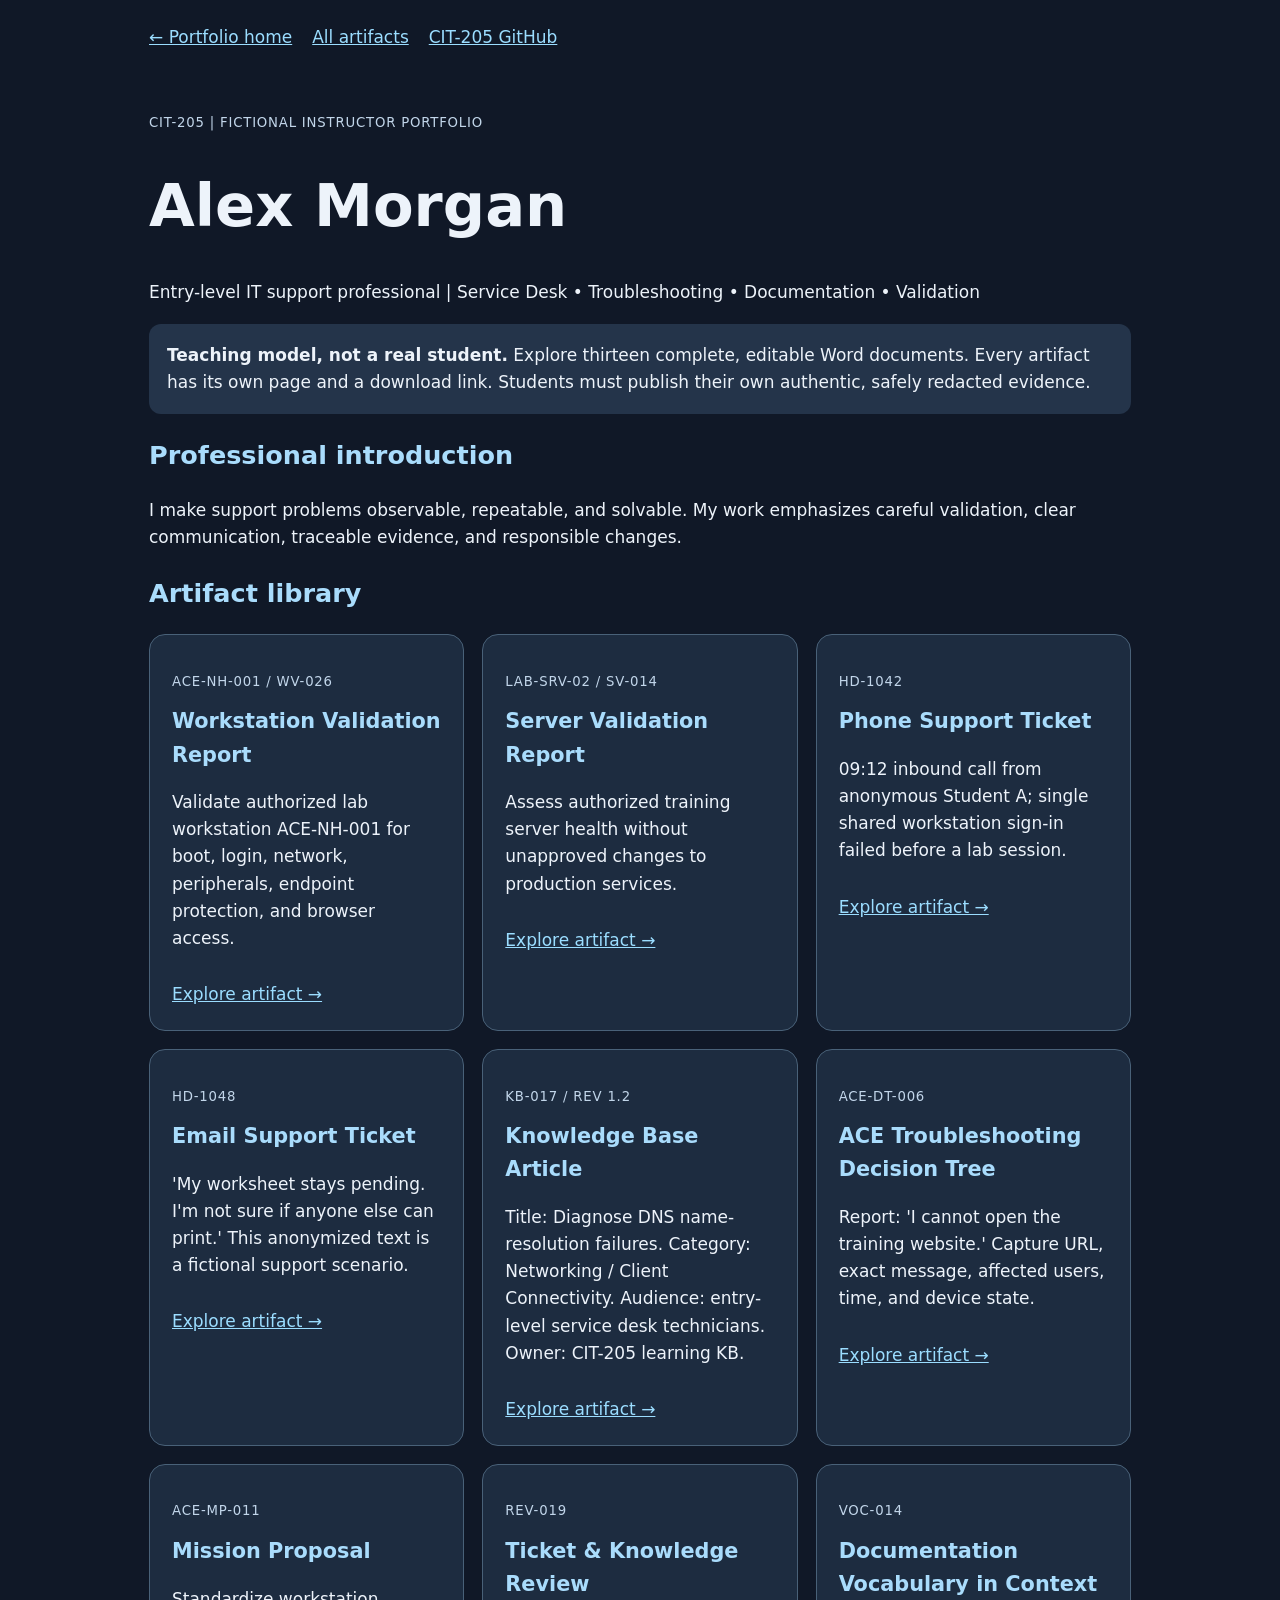
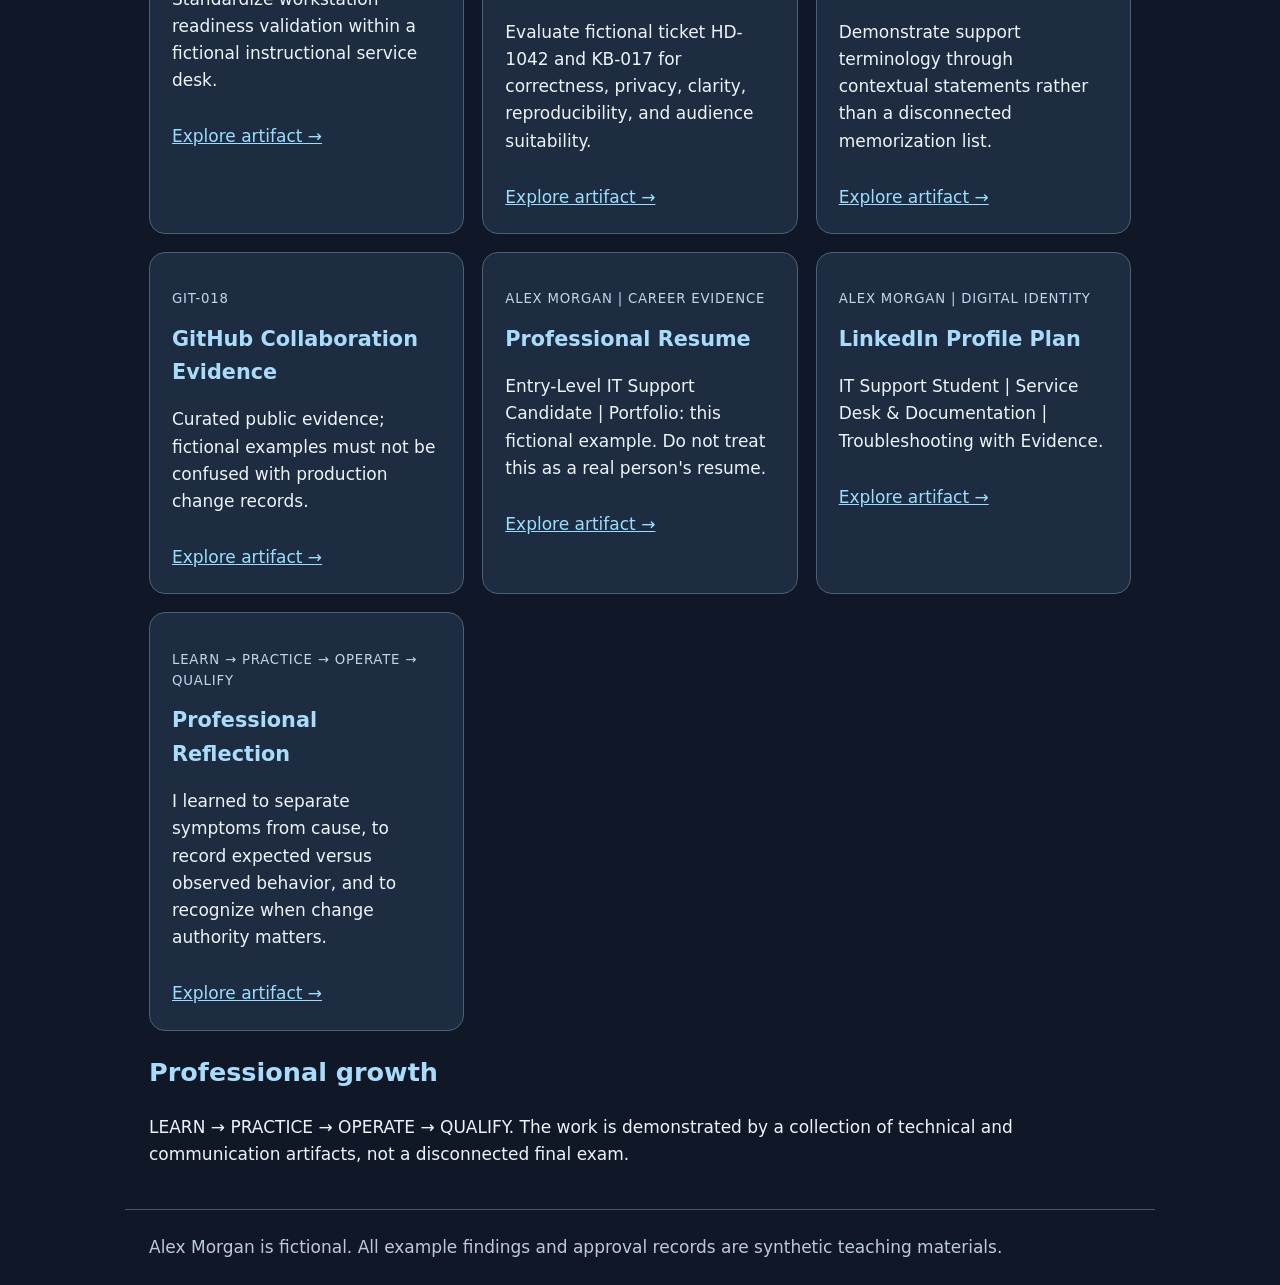
<file: examples/exemplary-portfolio/index.html>
<!doctype html><html lang="en"><head><meta charset="utf-8"><meta name="viewport" content="width=device-width,initial-scale=1"><title>Example IT Support Portfolio | Alex Morgan</title><link rel="stylesheet" href="portfolio.css"></head><body><header><nav class="topnav"><a href="index.html">← Portfolio home</a><a href="index.html#artifacts">All artifacts</a><a href="https://github.com/student-operated-technology-ecosystem/CIT-205-classroom">CIT-205 GitHub</a></nav></header><main><p class="eyebrow">CIT-205 | FICTIONAL INSTRUCTOR PORTFOLIO</p><h1>Alex Morgan</h1><p>Entry-level IT support professional | Service Desk • Troubleshooting • Documentation • Validation</p><p class="note"><strong>Teaching model, not a real student.</strong> Explore thirteen complete, editable Word documents. Every artifact has its own page and a download link. Students must publish their own authentic, safely redacted evidence.</p><h2>Professional introduction</h2><p>I make support problems observable, repeatable, and solvable. My work emphasizes careful validation, clear communication, traceable evidence, and responsible changes.</p><h2 id="artifacts">Artifact library</h2><div class="grid"><article class="card"><p class="eyebrow">ACE-NH-001 / WV-026</p><h2>Workstation Validation Report</h2><p>Validate authorized lab workstation ACE-NH-001 for boot, login, network, peripherals, endpoint protection, and browser access.</p><a href="artifacts/workstation-validation.html">Explore artifact →</a></article><article class="card"><p class="eyebrow">LAB-SRV-02 / SV-014</p><h2>Server Validation Report</h2><p>Assess authorized training server health without unapproved changes to production services.</p><a href="artifacts/server-validation.html">Explore artifact →</a></article><article class="card"><p class="eyebrow">HD-1042</p><h2>Phone Support Ticket</h2><p>09:12 inbound call from anonymous Student A; single shared workstation sign-in failed before a lab session.</p><a href="artifacts/phone-support-ticket.html">Explore artifact →</a></article><article class="card"><p class="eyebrow">HD-1048</p><h2>Email Support Ticket</h2><p>&#x27;My worksheet stays pending. I&#x27;m not sure if anyone else can print.&#x27; This anonymized text is a fictional support scenario.</p><a href="artifacts/email-support-ticket.html">Explore artifact →</a></article><article class="card"><p class="eyebrow">KB-017 / Rev 1.2</p><h2>Knowledge Base Article</h2><p>Title: Diagnose DNS name-resolution failures. Category: Networking / Client Connectivity. Audience: entry-level service desk technicians. Owner: CIT-205 learning KB.</p><a href="artifacts/knowledge-base-article.html">Explore artifact →</a></article><article class="card"><p class="eyebrow">ACE-DT-006</p><h2>ACE Troubleshooting Decision Tree</h2><p>Report: &#x27;I cannot open the training website.&#x27; Capture URL, exact message, affected users, time, and device state.</p><a href="artifacts/troubleshooting-decision-tree.html">Explore artifact →</a></article><article class="card"><p class="eyebrow">ACE-MP-011</p><h2>Mission Proposal</h2><p>Standardize workstation readiness validation within a fictional instructional service desk.</p><a href="artifacts/mission-proposal.html">Explore artifact →</a></article><article class="card"><p class="eyebrow">REV-019</p><h2>Ticket &amp; Knowledge Review</h2><p>Evaluate fictional ticket HD-1042 and KB-017 for correctness, privacy, clarity, reproducibility, and audience suitability.</p><a href="artifacts/ticket-and-knowledge-review.html">Explore artifact →</a></article><article class="card"><p class="eyebrow">VOC-014</p><h2>Documentation Vocabulary in Context</h2><p>Demonstrate support terminology through contextual statements rather than a disconnected memorization list.</p><a href="artifacts/documentation-vocabulary.html">Explore artifact →</a></article><article class="card"><p class="eyebrow">GIT-018</p><h2>GitHub Collaboration Evidence</h2><p>Curated public evidence; fictional examples must not be confused with production change records.</p><a href="artifacts/github-evidence.html">Explore artifact →</a></article><article class="card"><p class="eyebrow">Alex Morgan | Career evidence</p><h2>Professional Resume</h2><p>Entry-Level IT Support Candidate | Portfolio: this fictional example. Do not treat this as a real person&#x27;s resume.</p><a href="artifacts/resume.html">Explore artifact →</a></article><article class="card"><p class="eyebrow">Alex Morgan | Digital identity</p><h2>LinkedIn Profile Plan</h2><p>IT Support Student | Service Desk &amp; Documentation | Troubleshooting with Evidence.</p><a href="artifacts/linkedin-profile.html">Explore artifact →</a></article><article class="card"><p class="eyebrow">LEARN → PRACTICE → OPERATE → QUALIFY</p><h2>Professional Reflection</h2><p>I learned to separate symptoms from cause, to record expected versus observed behavior, and to recognize when change authority matters.</p><a href="artifacts/portfolio-reflection.html">Explore artifact →</a></article></div><h2>Professional growth</h2><p>LEARN → PRACTICE → OPERATE → QUALIFY. The work is demonstrated by a collection of technical and communication artifacts, not a disconnected final exam.</p></main><footer>Alex Morgan is fictional. All example findings and approval records are synthetic teaching materials.</footer></body></html>
</file>
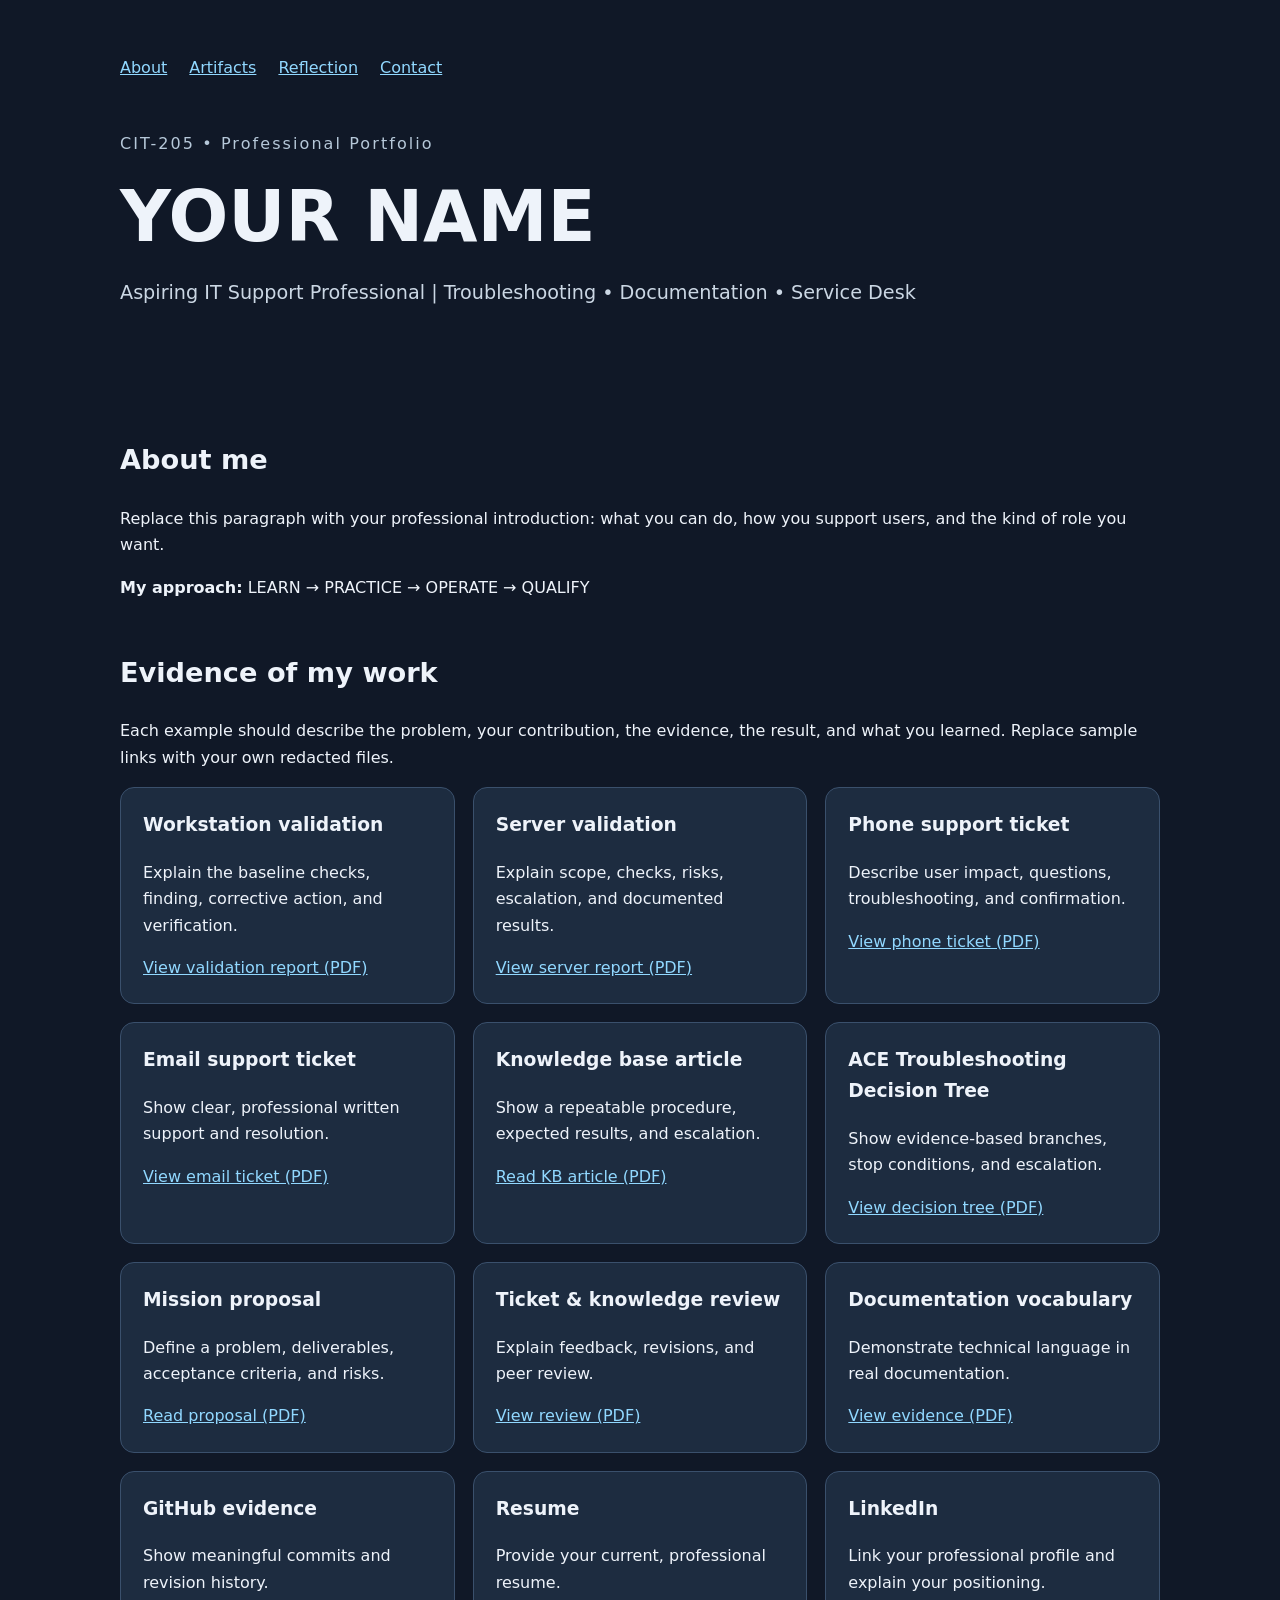
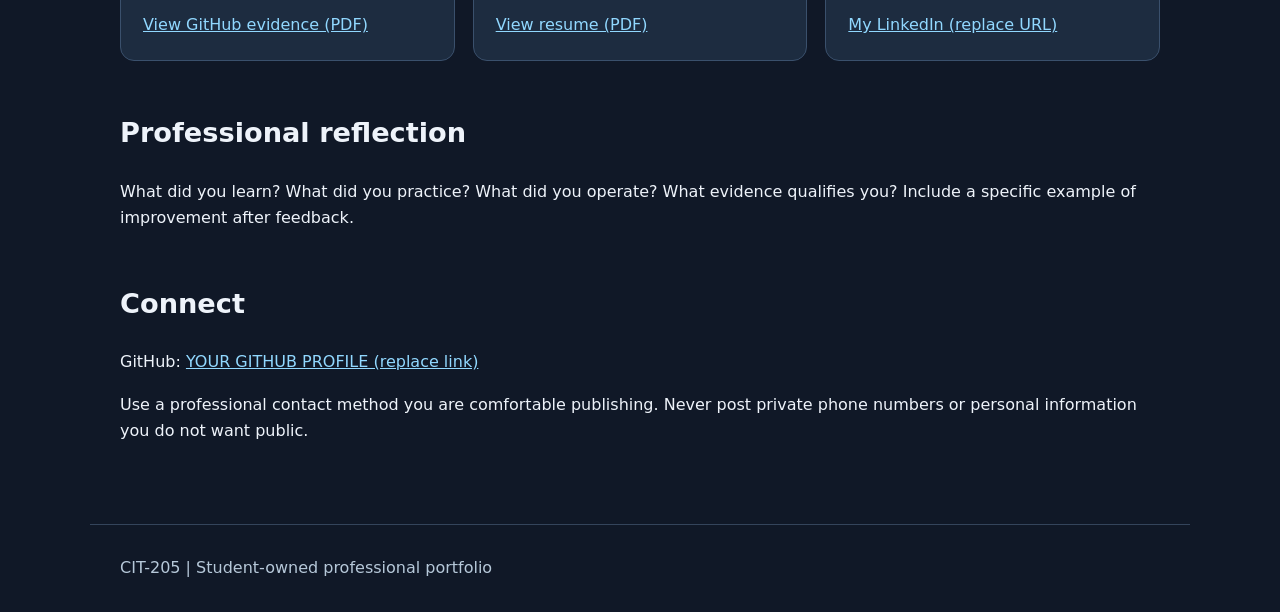
<file: templates/student-portfolio-starter/index.html>
<!doctype html>
<html lang="en"><head><meta charset="utf-8"><meta name="viewport" content="width=device-width,initial-scale=1"><title>YOUR NAME | IT Support Portfolio</title><link rel="stylesheet" href="style.css"></head>
<body><header><nav><a href="#about">About</a><a href="#projects">Artifacts</a><a href="#reflection">Reflection</a><a href="#contact">Contact</a></nav><p class="eyebrow">CIT-205 • Professional Portfolio</p><h1>YOUR NAME</h1><p class="lead">Aspiring IT Support Professional | Troubleshooting • Documentation • Service Desk</p></header>
<main><section id="about"><h2>About me</h2><p>Replace this paragraph with your professional introduction: what you can do, how you support users, and the kind of role you want.</p><p><strong>My approach:</strong> LEARN → PRACTICE → OPERATE → QUALIFY</p></section>
<section id="projects"><h2>Evidence of my work</h2><p>Each example should describe the problem, your contribution, the evidence, the result, and what you learned. Replace sample links with your own redacted files.</p>
<div class="grid">
<article><h3>Workstation validation</h3><p>Explain the baseline checks, finding, corrective action, and verification.</p><a href="artifacts/workstation-validation.pdf">View validation report (PDF)</a></article>
<article><h3>Server validation</h3><p>Explain scope, checks, risks, escalation, and documented results.</p><a href="artifacts/server-validation.pdf">View server report (PDF)</a></article>
<article><h3>Phone support ticket</h3><p>Describe user impact, questions, troubleshooting, and confirmation.</p><a href="artifacts/phone-support-ticket.pdf">View phone ticket (PDF)</a></article>
<article><h3>Email support ticket</h3><p>Show clear, professional written support and resolution.</p><a href="artifacts/email-support-ticket.pdf">View email ticket (PDF)</a></article>
<article><h3>Knowledge base article</h3><p>Show a repeatable procedure, expected results, and escalation.</p><a href="artifacts/knowledge-base-article.pdf">Read KB article (PDF)</a></article>
<article><h3>ACE Troubleshooting Decision Tree</h3><p>Show evidence-based branches, stop conditions, and escalation.</p><a href="artifacts/troubleshooting-decision-tree.pdf">View decision tree (PDF)</a></article>
<article><h3>Mission proposal</h3><p>Define a problem, deliverables, acceptance criteria, and risks.</p><a href="artifacts/mission-proposal.pdf">Read proposal (PDF)</a></article>
<article><h3>Ticket & knowledge review</h3><p>Explain feedback, revisions, and peer review.</p><a href="artifacts/ticket-and-knowledge-review.pdf">View review (PDF)</a></article>
<article><h3>Documentation vocabulary</h3><p>Demonstrate technical language in real documentation.</p><a href="artifacts/documentation-vocabulary.pdf">View evidence (PDF)</a></article>
<article><h3>GitHub evidence</h3><p>Show meaningful commits and revision history.</p><a href="artifacts/github-evidence.pdf">View GitHub evidence (PDF)</a></article>
<article><h3>Resume</h3><p>Provide your current, professional resume.</p><a href="artifacts/resume.pdf">View resume (PDF)</a></article>
<article><h3>LinkedIn</h3><p>Link your professional profile and explain your positioning.</p><a href="https://www.linkedin.com/" target="_blank" rel="noopener noreferrer">My LinkedIn (replace URL)</a></article>
</div></section>
<section id="reflection"><h2>Professional reflection</h2><p>What did you learn? What did you practice? What did you operate? What evidence qualifies you? Include a specific example of improvement after feedback.</p></section>
<section id="contact"><h2>Connect</h2><p>GitHub: <a href="https://github.com/" target="_blank" rel="noopener noreferrer">YOUR GITHUB PROFILE (replace link)</a></p><p>Use a professional contact method you are comfortable publishing. Never post private phone numbers or personal information you do not want public.</p></section></main><footer>CIT-205 | Student-owned professional portfolio</footer></body></html>
</file>
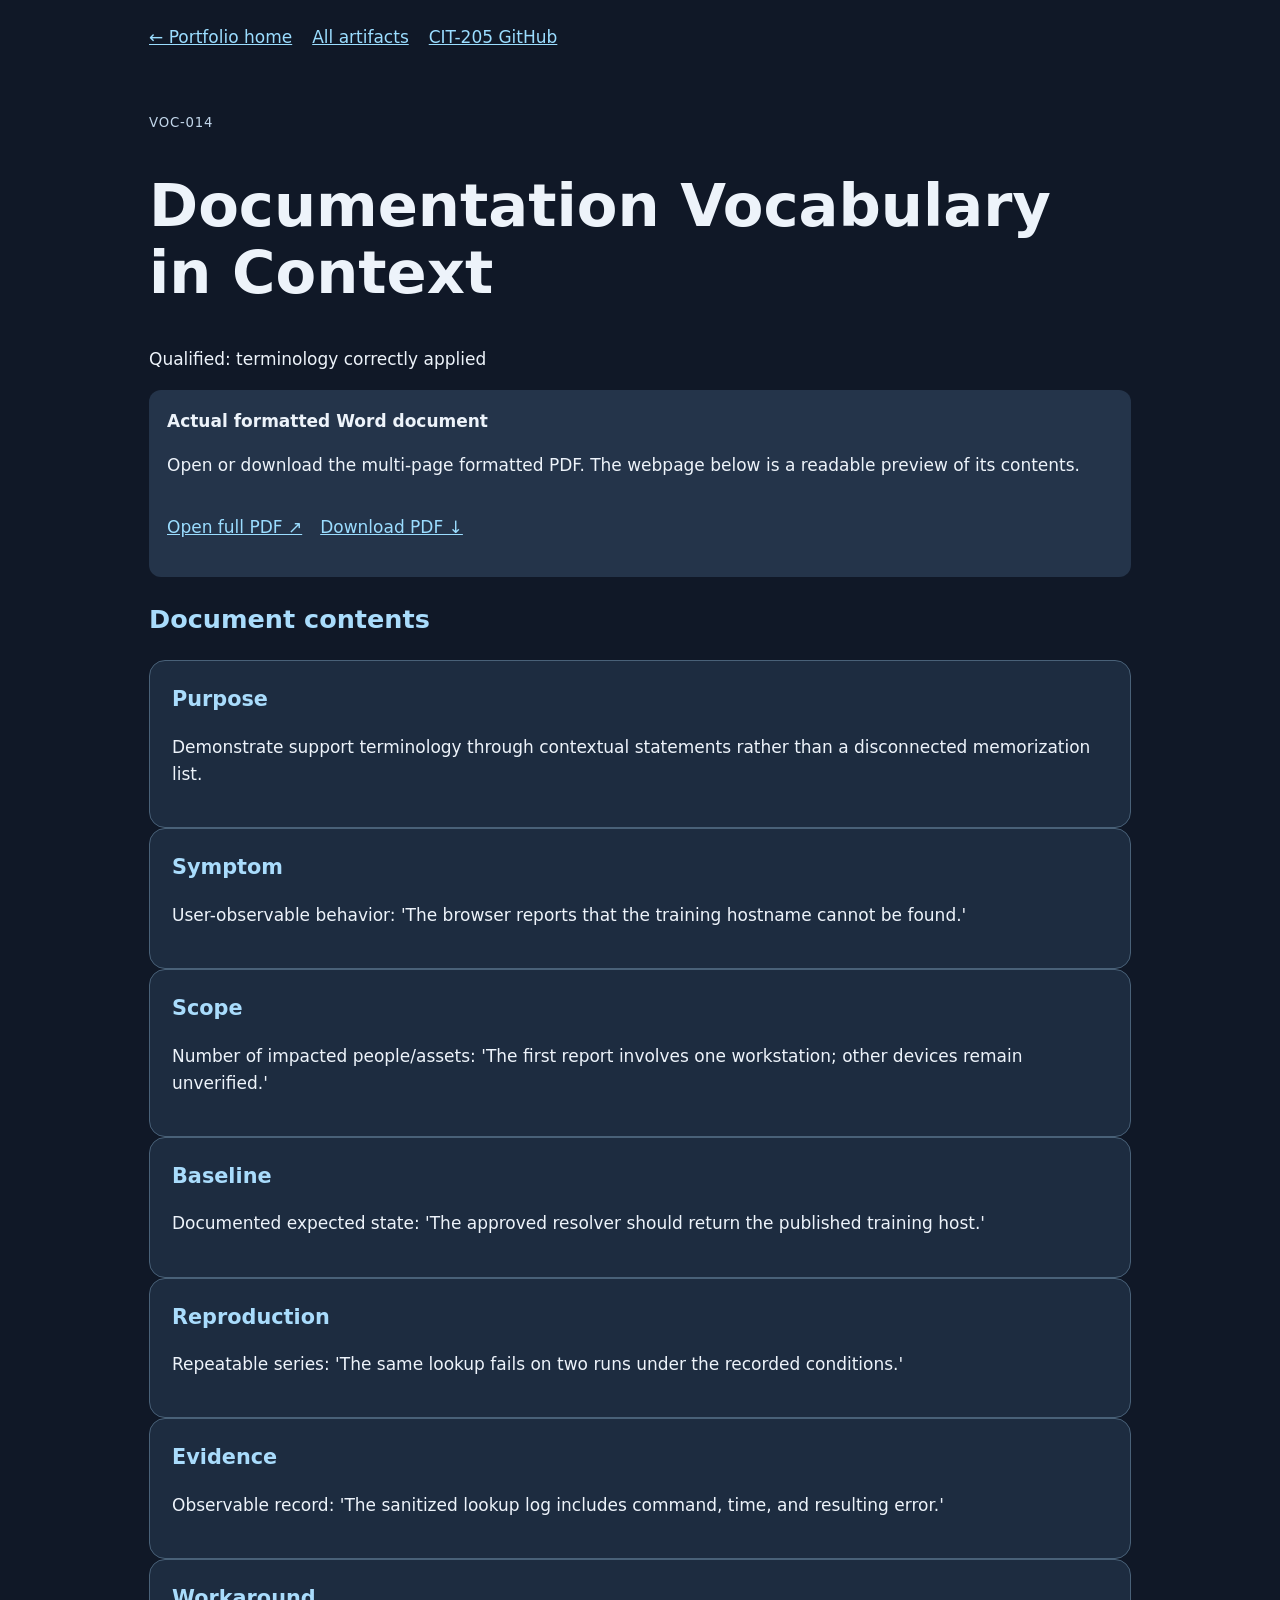
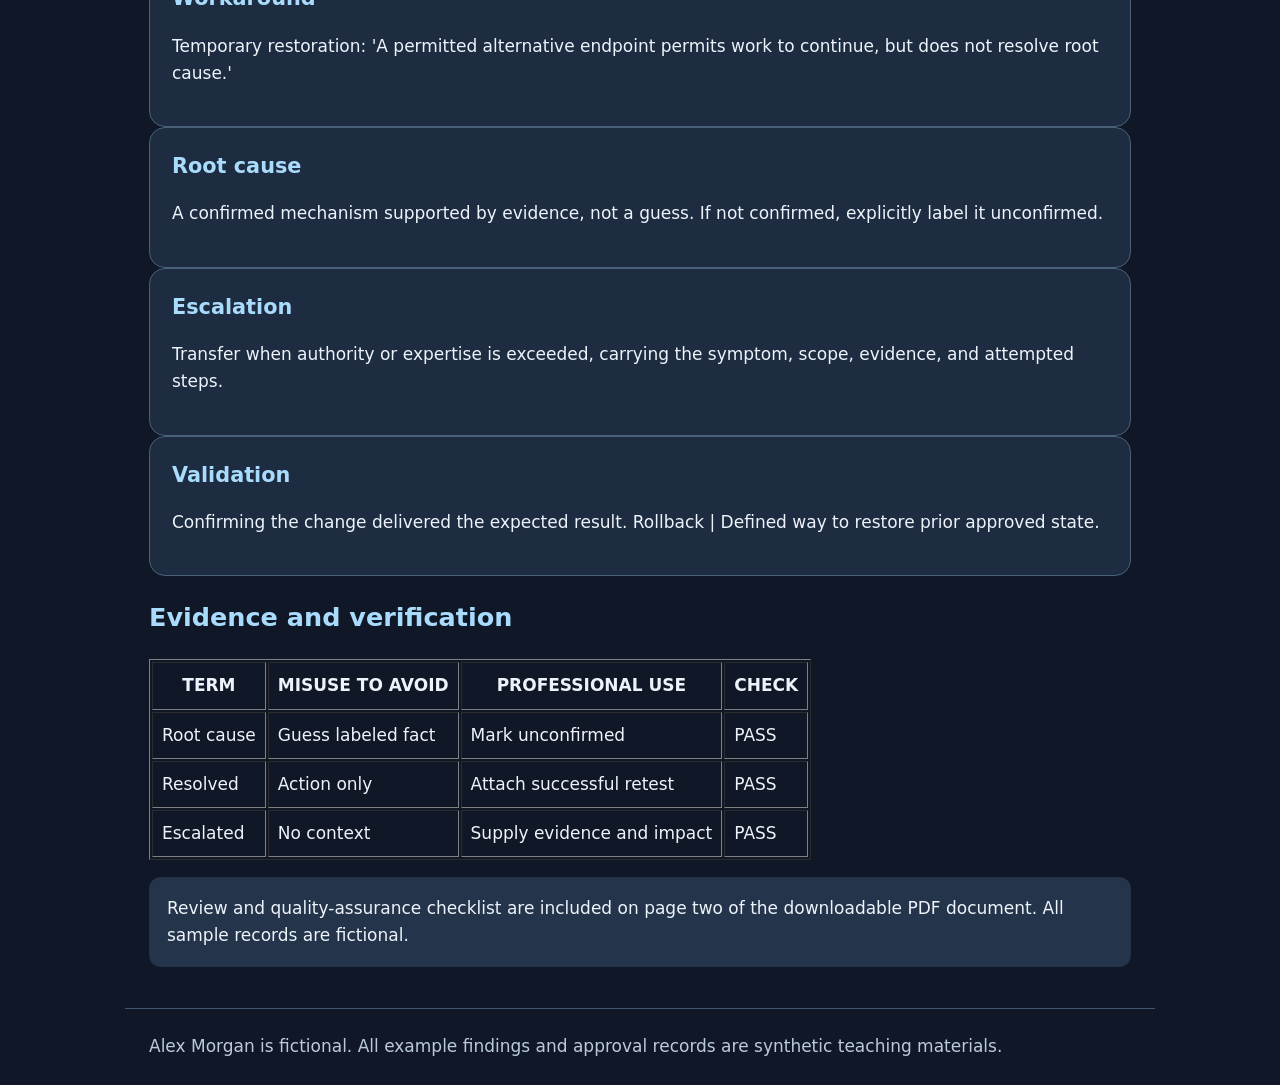
<file: examples/exemplary-portfolio/artifacts/documentation-vocabulary.html>
<!doctype html><html lang="en"><head><meta charset="utf-8"><meta name="viewport" content="width=device-width,initial-scale=1"><title>Documentation Vocabulary in Context | Alex Morgan</title><link rel="stylesheet" href="../portfolio.css"></head><body><header><nav class="topnav"><a href="../index.html">← Portfolio home</a><a href="../index.html#artifacts">All artifacts</a><a href="https://github.com/student-operated-technology-ecosystem/CIT-205-classroom">CIT-205 GitHub</a></nav></header><main><p class="eyebrow">VOC-014</p><h1>Documentation Vocabulary in Context</h1><p>Qualified: terminology correctly applied</p><div class="note"><strong>Actual formatted Word document</strong><p>Open or download the multi-page formatted PDF. The webpage below is a readable preview of its contents.</p><div class="buttons"><a href="documentation-vocabulary.pdf">Open full PDF ↗</a><a href="documentation-vocabulary.pdf" download>Download PDF ↓</a></div></div><h2>Document contents</h2><section class="card"><h2>Purpose</h2><p>Demonstrate support terminology through contextual statements rather than a disconnected memorization list.</p></section><section class="card"><h2>Symptom</h2><p>User-observable behavior: &#x27;The browser reports that the training hostname cannot be found.&#x27;</p></section><section class="card"><h2>Scope</h2><p>Number of impacted people/assets: &#x27;The first report involves one workstation; other devices remain unverified.&#x27;</p></section><section class="card"><h2>Baseline</h2><p>Documented expected state: &#x27;The approved resolver should return the published training host.&#x27;</p></section><section class="card"><h2>Reproduction</h2><p>Repeatable series: &#x27;The same lookup fails on two runs under the recorded conditions.&#x27;</p></section><section class="card"><h2>Evidence</h2><p>Observable record: &#x27;The sanitized lookup log includes command, time, and resulting error.&#x27;</p></section><section class="card"><h2>Workaround</h2><p>Temporary restoration: &#x27;A permitted alternative endpoint permits work to continue, but does not resolve root cause.&#x27;</p></section><section class="card"><h2>Root cause</h2><p>A confirmed mechanism supported by evidence, not a guess. If not confirmed, explicitly label it unconfirmed.</p></section><section class="card"><h2>Escalation</h2><p>Transfer when authority or expertise is exceeded, carrying the symptom, scope, evidence, and attempted steps.</p></section><section class="card"><h2>Validation</h2><p>Confirming the change delivered the expected result. Rollback | Defined way to restore prior approved state.</p></section><h2>Evidence and verification</h2><div style="overflow-x:auto"><table border="1" cellpadding="9"><thead><tr><th scope="col">TERM</th><th scope="col">MISUSE TO AVOID</th><th scope="col">PROFESSIONAL USE</th><th scope="col">CHECK</th></tr></thead><tbody><tr><td>Root cause</td><td>Guess labeled fact</td><td>Mark unconfirmed</td><td>PASS</td></tr><tr><td>Resolved</td><td>Action only</td><td>Attach successful retest</td><td>PASS</td></tr><tr><td>Escalated</td><td>No context</td><td>Supply evidence and impact</td><td>PASS</td></tr></tbody></table></div><p class="note">Review and quality-assurance checklist are included on page two of the downloadable PDF document. All sample records are fictional.</p></main><footer>Alex Morgan is fictional. All example findings and approval records are synthetic teaching materials.</footer></body></html>
</file>
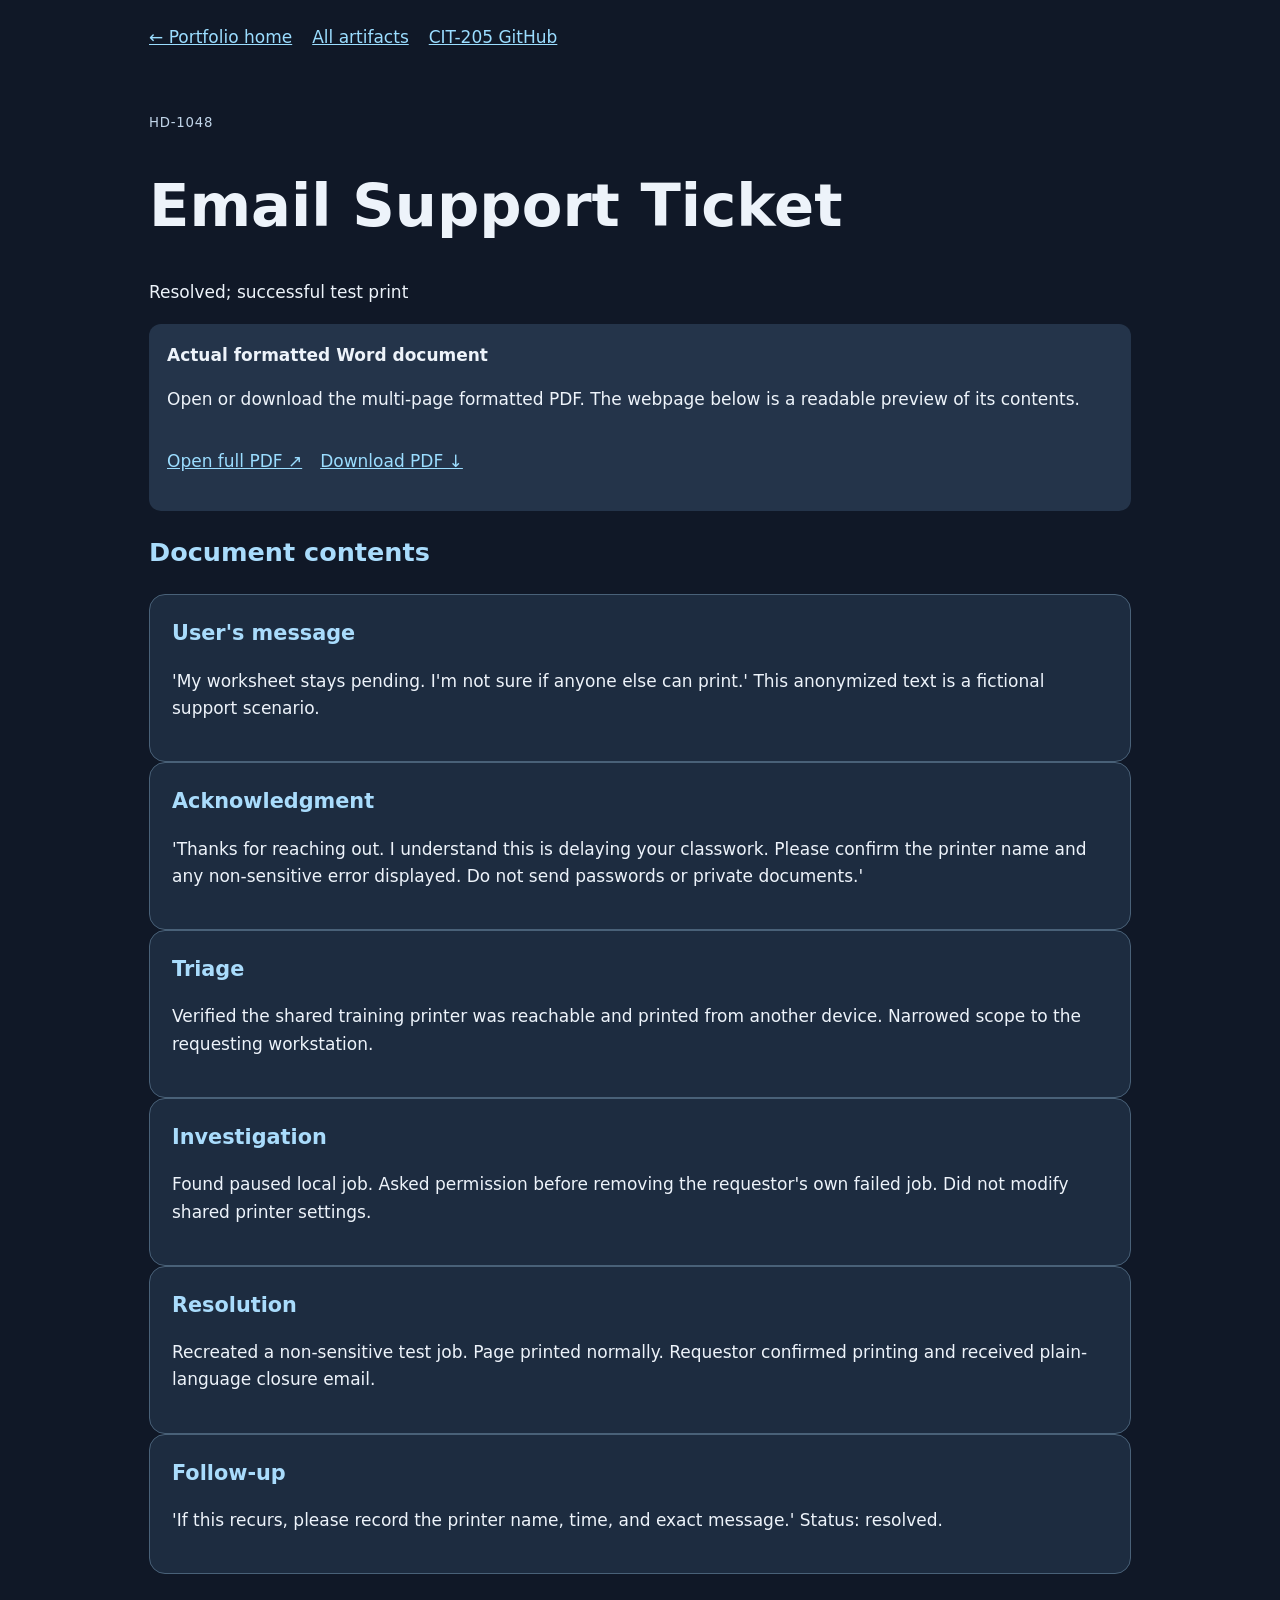
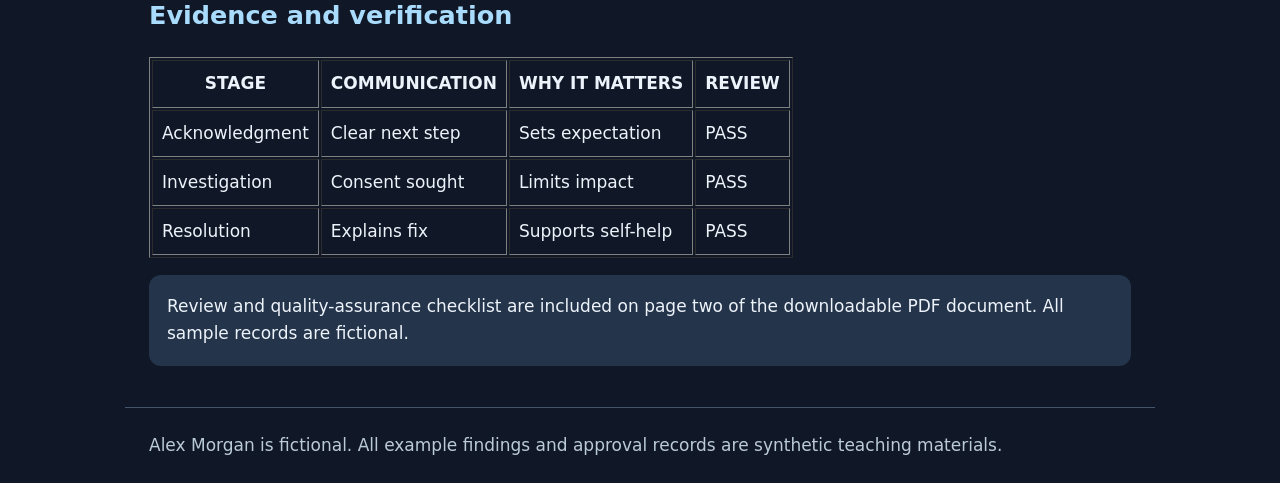
<file: examples/exemplary-portfolio/artifacts/email-support-ticket.html>
<!doctype html><html lang="en"><head><meta charset="utf-8"><meta name="viewport" content="width=device-width,initial-scale=1"><title>Email Support Ticket | Alex Morgan</title><link rel="stylesheet" href="../portfolio.css"></head><body><header><nav class="topnav"><a href="../index.html">← Portfolio home</a><a href="../index.html#artifacts">All artifacts</a><a href="https://github.com/student-operated-technology-ecosystem/CIT-205-classroom">CIT-205 GitHub</a></nav></header><main><p class="eyebrow">HD-1048</p><h1>Email Support Ticket</h1><p>Resolved; successful test print</p><div class="note"><strong>Actual formatted Word document</strong><p>Open or download the multi-page formatted PDF. The webpage below is a readable preview of its contents.</p><div class="buttons"><a href="email-support-ticket.pdf">Open full PDF ↗</a><a href="email-support-ticket.pdf" download>Download PDF ↓</a></div></div><h2>Document contents</h2><section class="card"><h2>User&#x27;s message</h2><p>&#x27;My worksheet stays pending. I&#x27;m not sure if anyone else can print.&#x27; This anonymized text is a fictional support scenario.</p></section><section class="card"><h2>Acknowledgment</h2><p>&#x27;Thanks for reaching out. I understand this is delaying your classwork. Please confirm the printer name and any non-sensitive error displayed. Do not send passwords or private documents.&#x27;</p></section><section class="card"><h2>Triage</h2><p>Verified the shared training printer was reachable and printed from another device. Narrowed scope to the requesting workstation.</p></section><section class="card"><h2>Investigation</h2><p>Found paused local job. Asked permission before removing the requestor&#x27;s own failed job. Did not modify shared printer settings.</p></section><section class="card"><h2>Resolution</h2><p>Recreated a non-sensitive test job. Page printed normally. Requestor confirmed printing and received plain-language closure email.</p></section><section class="card"><h2>Follow-up</h2><p>&#x27;If this recurs, please record the printer name, time, and exact message.&#x27; Status: resolved.</p></section><h2>Evidence and verification</h2><div style="overflow-x:auto"><table border="1" cellpadding="9"><thead><tr><th scope="col">STAGE</th><th scope="col">COMMUNICATION</th><th scope="col">WHY IT MATTERS</th><th scope="col">REVIEW</th></tr></thead><tbody><tr><td>Acknowledgment</td><td>Clear next step</td><td>Sets expectation</td><td>PASS</td></tr><tr><td>Investigation</td><td>Consent sought</td><td>Limits impact</td><td>PASS</td></tr><tr><td>Resolution</td><td>Explains fix</td><td>Supports self-help</td><td>PASS</td></tr></tbody></table></div><p class="note">Review and quality-assurance checklist are included on page two of the downloadable PDF document. All sample records are fictional.</p></main><footer>Alex Morgan is fictional. All example findings and approval records are synthetic teaching materials.</footer></body></html>
</file>
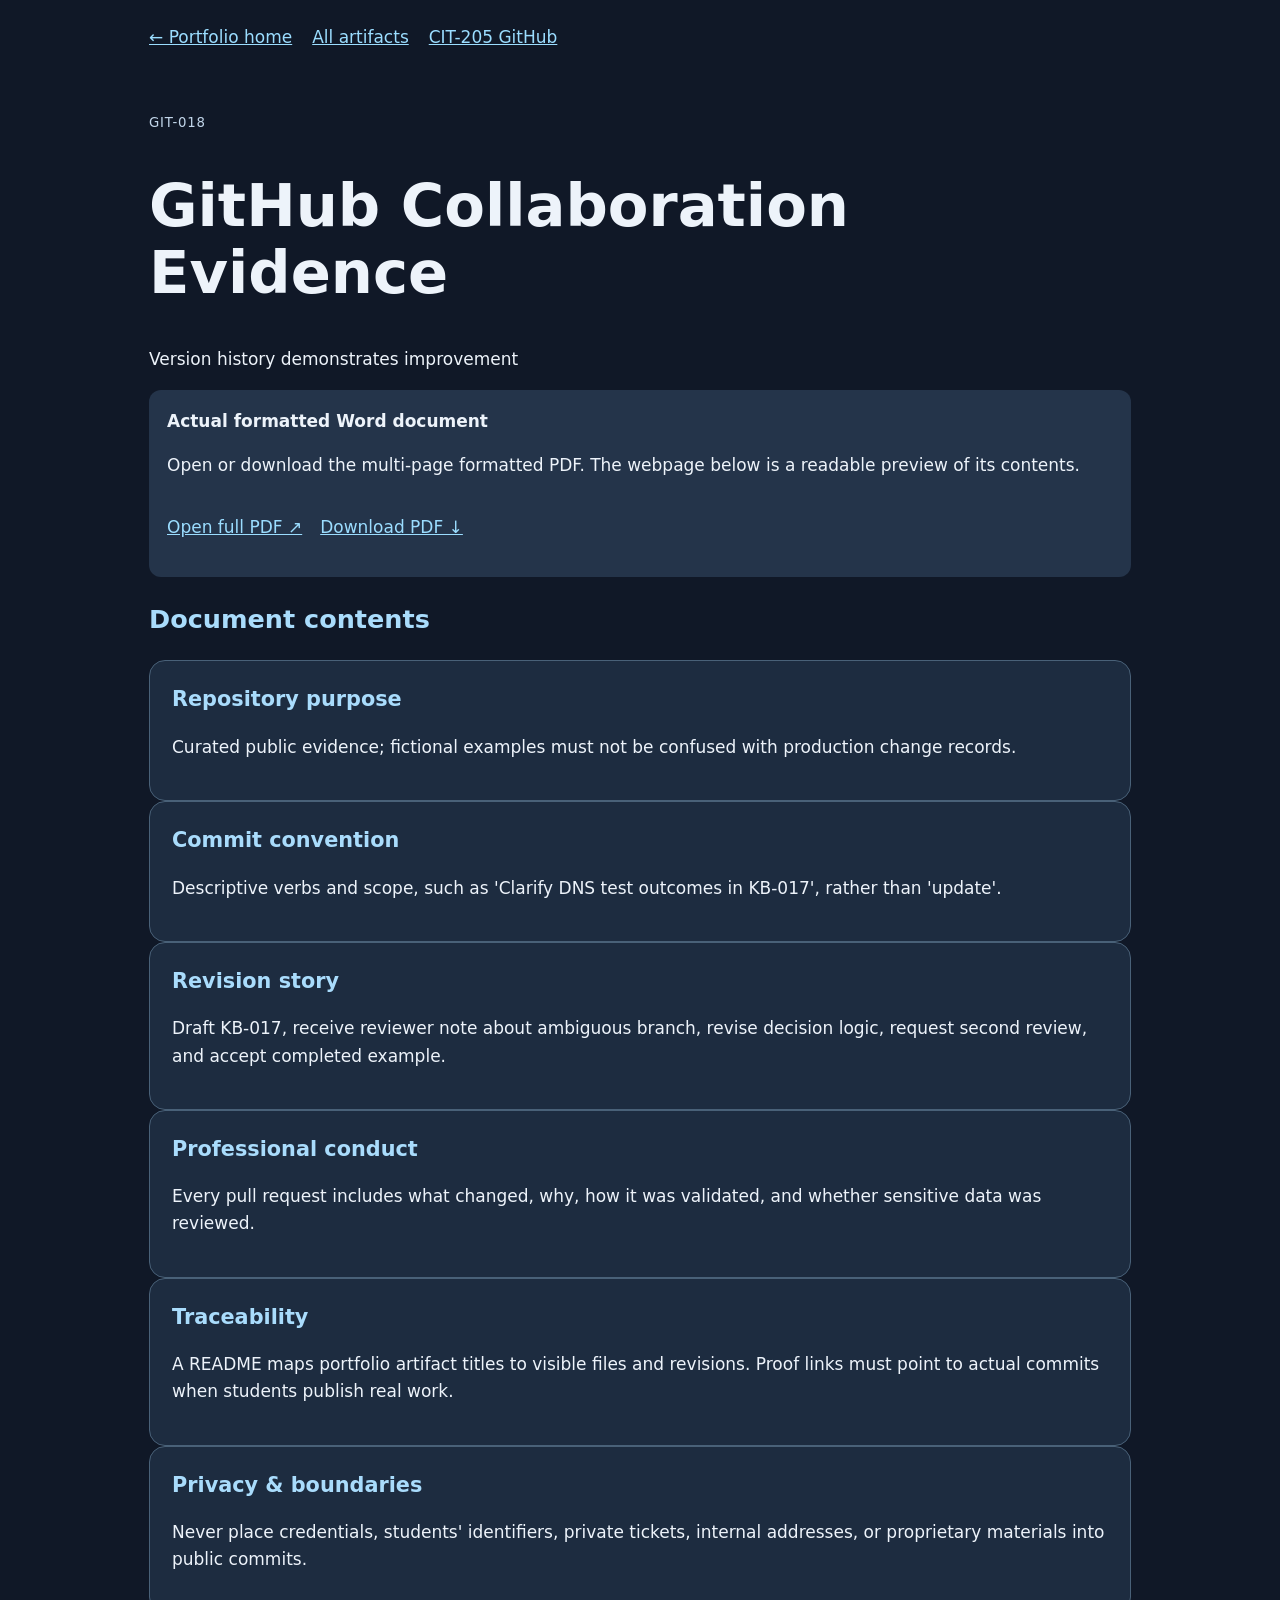
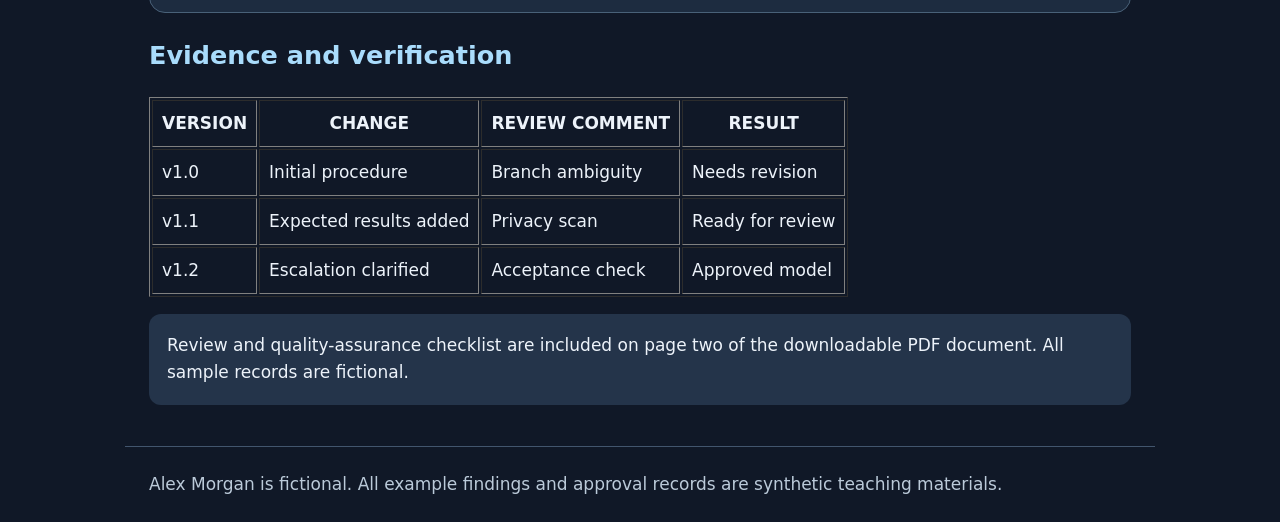
<file: examples/exemplary-portfolio/artifacts/github-evidence.html>
<!doctype html><html lang="en"><head><meta charset="utf-8"><meta name="viewport" content="width=device-width,initial-scale=1"><title>GitHub Collaboration Evidence | Alex Morgan</title><link rel="stylesheet" href="../portfolio.css"></head><body><header><nav class="topnav"><a href="../index.html">← Portfolio home</a><a href="../index.html#artifacts">All artifacts</a><a href="https://github.com/student-operated-technology-ecosystem/CIT-205-classroom">CIT-205 GitHub</a></nav></header><main><p class="eyebrow">GIT-018</p><h1>GitHub Collaboration Evidence</h1><p>Version history demonstrates improvement</p><div class="note"><strong>Actual formatted Word document</strong><p>Open or download the multi-page formatted PDF. The webpage below is a readable preview of its contents.</p><div class="buttons"><a href="github-evidence.pdf">Open full PDF ↗</a><a href="github-evidence.pdf" download>Download PDF ↓</a></div></div><h2>Document contents</h2><section class="card"><h2>Repository purpose</h2><p>Curated public evidence; fictional examples must not be confused with production change records.</p></section><section class="card"><h2>Commit convention</h2><p>Descriptive verbs and scope, such as &#x27;Clarify DNS test outcomes in KB-017&#x27;, rather than &#x27;update&#x27;.</p></section><section class="card"><h2>Revision story</h2><p>Draft KB-017, receive reviewer note about ambiguous branch, revise decision logic, request second review, and accept completed example.</p></section><section class="card"><h2>Professional conduct</h2><p>Every pull request includes what changed, why, how it was validated, and whether sensitive data was reviewed.</p></section><section class="card"><h2>Traceability</h2><p>A README maps portfolio artifact titles to visible files and revisions. Proof links must point to actual commits when students publish real work.</p></section><section class="card"><h2>Privacy &amp; boundaries</h2><p>Never place credentials, students&#x27; identifiers, private tickets, internal addresses, or proprietary materials into public commits.</p></section><h2>Evidence and verification</h2><div style="overflow-x:auto"><table border="1" cellpadding="9"><thead><tr><th scope="col">VERSION</th><th scope="col">CHANGE</th><th scope="col">REVIEW COMMENT</th><th scope="col">RESULT</th></tr></thead><tbody><tr><td>v1.0</td><td>Initial procedure</td><td>Branch ambiguity</td><td>Needs revision</td></tr><tr><td>v1.1</td><td>Expected results added</td><td>Privacy scan</td><td>Ready for review</td></tr><tr><td>v1.2</td><td>Escalation clarified</td><td>Acceptance check</td><td>Approved model</td></tr></tbody></table></div><p class="note">Review and quality-assurance checklist are included on page two of the downloadable PDF document. All sample records are fictional.</p></main><footer>Alex Morgan is fictional. All example findings and approval records are synthetic teaching materials.</footer></body></html>
</file>
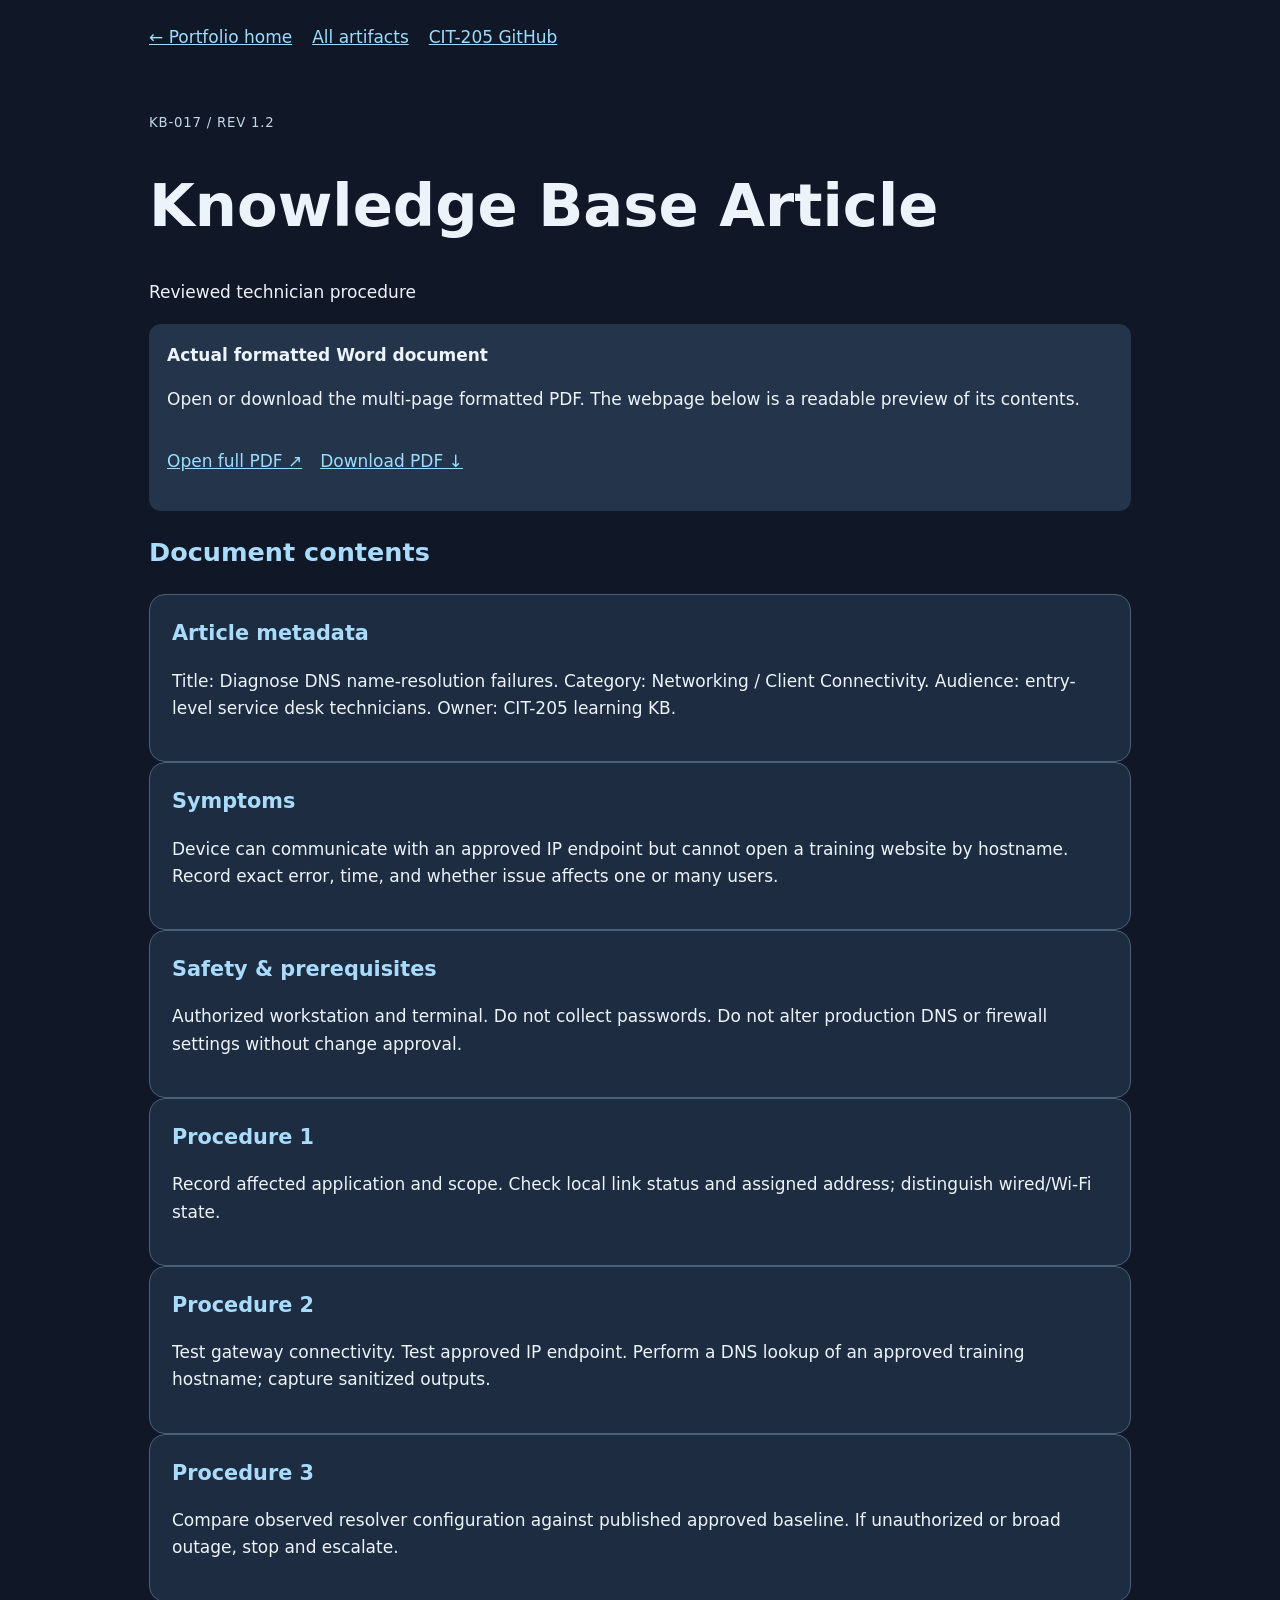
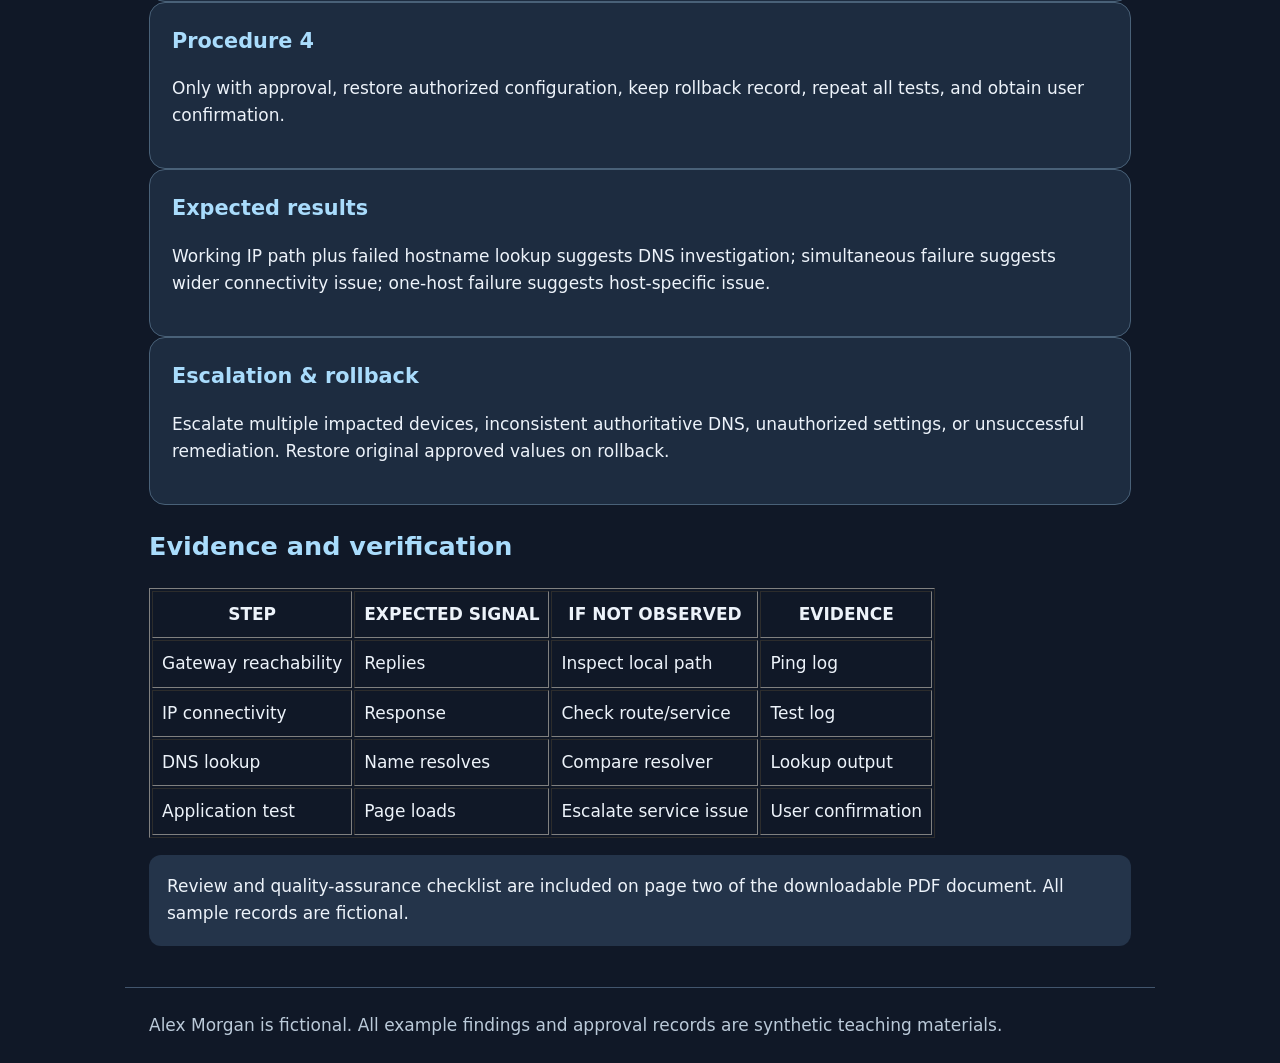
<file: examples/exemplary-portfolio/artifacts/knowledge-base-article.html>
<!doctype html><html lang="en"><head><meta charset="utf-8"><meta name="viewport" content="width=device-width,initial-scale=1"><title>Knowledge Base Article | Alex Morgan</title><link rel="stylesheet" href="../portfolio.css"></head><body><header><nav class="topnav"><a href="../index.html">← Portfolio home</a><a href="../index.html#artifacts">All artifacts</a><a href="https://github.com/student-operated-technology-ecosystem/CIT-205-classroom">CIT-205 GitHub</a></nav></header><main><p class="eyebrow">KB-017 / Rev 1.2</p><h1>Knowledge Base Article</h1><p>Reviewed technician procedure</p><div class="note"><strong>Actual formatted Word document</strong><p>Open or download the multi-page formatted PDF. The webpage below is a readable preview of its contents.</p><div class="buttons"><a href="knowledge-base-article.pdf">Open full PDF ↗</a><a href="knowledge-base-article.pdf" download>Download PDF ↓</a></div></div><h2>Document contents</h2><section class="card"><h2>Article metadata</h2><p>Title: Diagnose DNS name-resolution failures. Category: Networking / Client Connectivity. Audience: entry-level service desk technicians. Owner: CIT-205 learning KB.</p></section><section class="card"><h2>Symptoms</h2><p>Device can communicate with an approved IP endpoint but cannot open a training website by hostname. Record exact error, time, and whether issue affects one or many users.</p></section><section class="card"><h2>Safety &amp; prerequisites</h2><p>Authorized workstation and terminal. Do not collect passwords. Do not alter production DNS or firewall settings without change approval.</p></section><section class="card"><h2>Procedure 1</h2><p>Record affected application and scope. Check local link status and assigned address; distinguish wired/Wi-Fi state.</p></section><section class="card"><h2>Procedure 2</h2><p>Test gateway connectivity. Test approved IP endpoint. Perform a DNS lookup of an approved training hostname; capture sanitized outputs.</p></section><section class="card"><h2>Procedure 3</h2><p>Compare observed resolver configuration against published approved baseline. If unauthorized or broad outage, stop and escalate.</p></section><section class="card"><h2>Procedure 4</h2><p>Only with approval, restore authorized configuration, keep rollback record, repeat all tests, and obtain user confirmation.</p></section><section class="card"><h2>Expected results</h2><p>Working IP path plus failed hostname lookup suggests DNS investigation; simultaneous failure suggests wider connectivity issue; one-host failure suggests host-specific issue.</p></section><section class="card"><h2>Escalation &amp; rollback</h2><p>Escalate multiple impacted devices, inconsistent authoritative DNS, unauthorized settings, or unsuccessful remediation. Restore original approved values on rollback.</p></section><h2>Evidence and verification</h2><div style="overflow-x:auto"><table border="1" cellpadding="9"><thead><tr><th scope="col">STEP</th><th scope="col">EXPECTED SIGNAL</th><th scope="col">IF NOT OBSERVED</th><th scope="col">EVIDENCE</th></tr></thead><tbody><tr><td>Gateway reachability</td><td>Replies</td><td>Inspect local path</td><td>Ping log</td></tr><tr><td>IP connectivity</td><td>Response</td><td>Check route/service</td><td>Test log</td></tr><tr><td>DNS lookup</td><td>Name resolves</td><td>Compare resolver</td><td>Lookup output</td></tr><tr><td>Application test</td><td>Page loads</td><td>Escalate service issue</td><td>User confirmation</td></tr></tbody></table></div><p class="note">Review and quality-assurance checklist are included on page two of the downloadable PDF document. All sample records are fictional.</p></main><footer>Alex Morgan is fictional. All example findings and approval records are synthetic teaching materials.</footer></body></html>
</file>
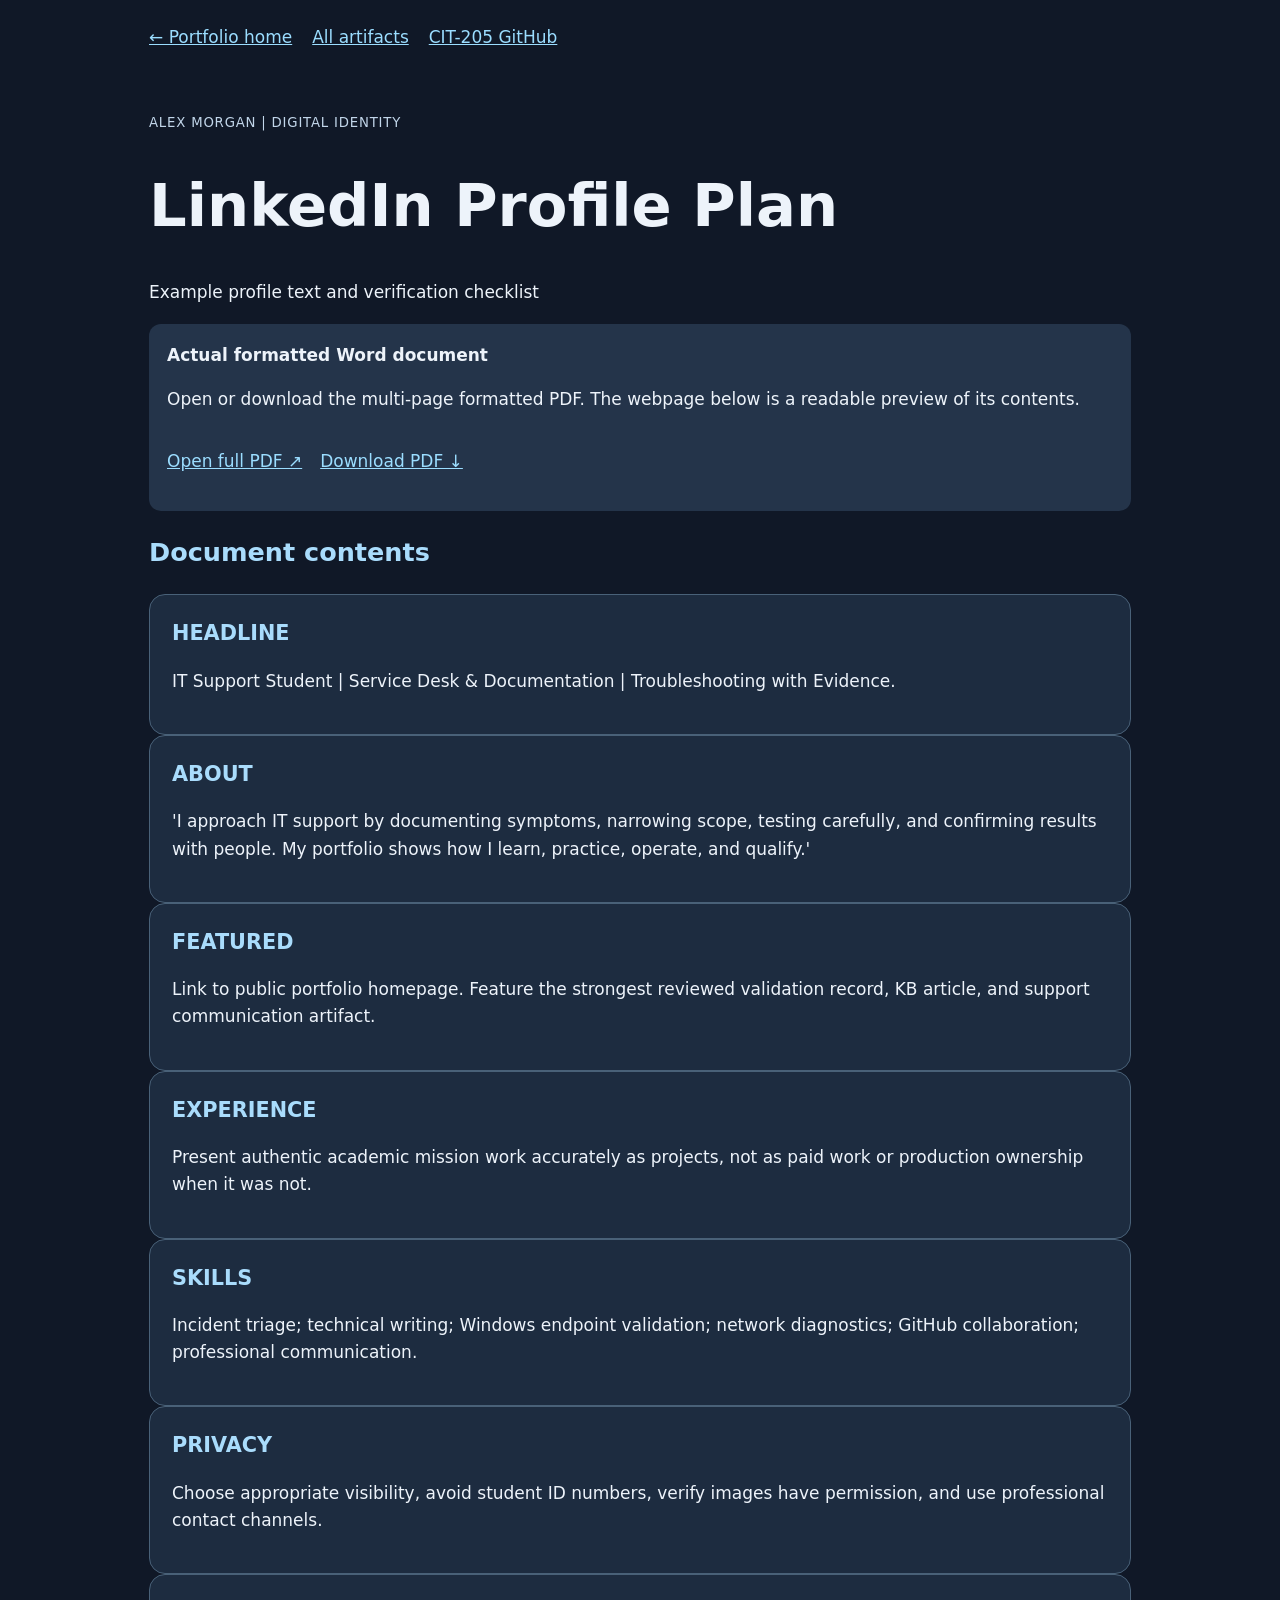
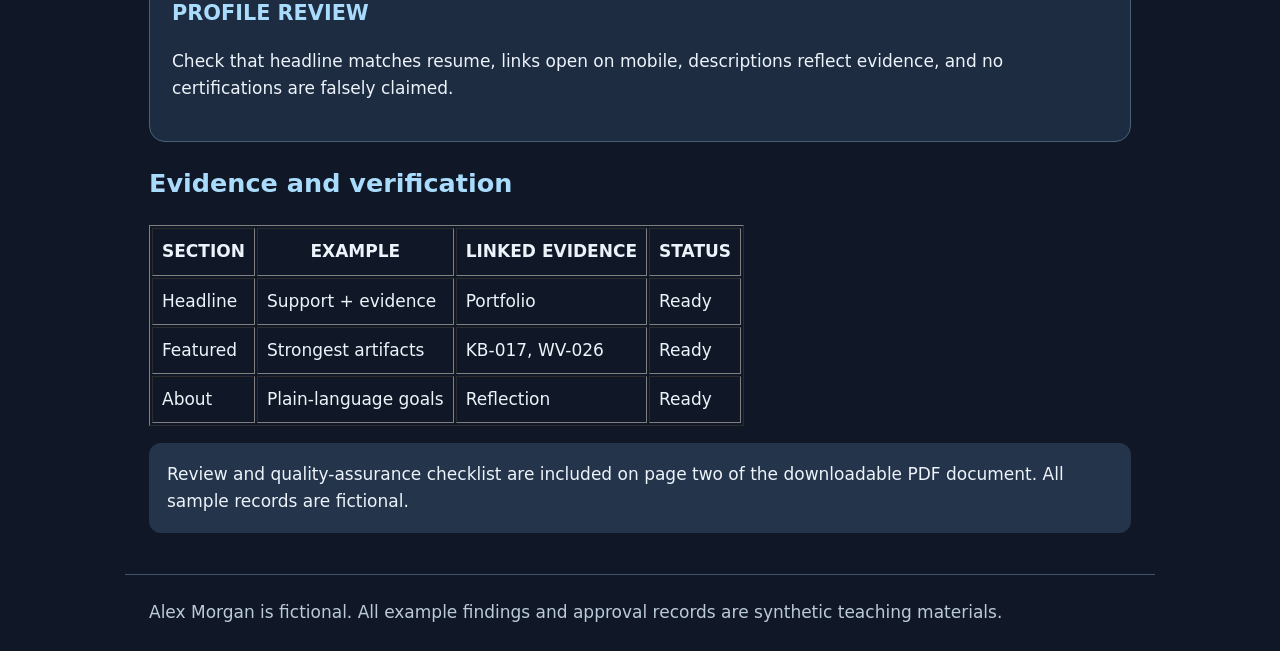
<file: examples/exemplary-portfolio/artifacts/linkedin-profile.html>
<!doctype html><html lang="en"><head><meta charset="utf-8"><meta name="viewport" content="width=device-width,initial-scale=1"><title>LinkedIn Profile Plan | Alex Morgan</title><link rel="stylesheet" href="../portfolio.css"></head><body><header><nav class="topnav"><a href="../index.html">← Portfolio home</a><a href="../index.html#artifacts">All artifacts</a><a href="https://github.com/student-operated-technology-ecosystem/CIT-205-classroom">CIT-205 GitHub</a></nav></header><main><p class="eyebrow">Alex Morgan | Digital identity</p><h1>LinkedIn Profile Plan</h1><p>Example profile text and verification checklist</p><div class="note"><strong>Actual formatted Word document</strong><p>Open or download the multi-page formatted PDF. The webpage below is a readable preview of its contents.</p><div class="buttons"><a href="linkedin-profile.pdf">Open full PDF ↗</a><a href="linkedin-profile.pdf" download>Download PDF ↓</a></div></div><h2>Document contents</h2><section class="card"><h2>HEADLINE</h2><p>IT Support Student | Service Desk &amp; Documentation | Troubleshooting with Evidence.</p></section><section class="card"><h2>ABOUT</h2><p>&#x27;I approach IT support by documenting symptoms, narrowing scope, testing carefully, and confirming results with people. My portfolio shows how I learn, practice, operate, and qualify.&#x27;</p></section><section class="card"><h2>FEATURED</h2><p>Link to public portfolio homepage. Feature the strongest reviewed validation record, KB article, and support communication artifact.</p></section><section class="card"><h2>EXPERIENCE</h2><p>Present authentic academic mission work accurately as projects, not as paid work or production ownership when it was not.</p></section><section class="card"><h2>SKILLS</h2><p>Incident triage; technical writing; Windows endpoint validation; network diagnostics; GitHub collaboration; professional communication.</p></section><section class="card"><h2>PRIVACY</h2><p>Choose appropriate visibility, avoid student ID numbers, verify images have permission, and use professional contact channels.</p></section><section class="card"><h2>PROFILE REVIEW</h2><p>Check that headline matches resume, links open on mobile, descriptions reflect evidence, and no certifications are falsely claimed.</p></section><h2>Evidence and verification</h2><div style="overflow-x:auto"><table border="1" cellpadding="9"><thead><tr><th scope="col">SECTION</th><th scope="col">EXAMPLE</th><th scope="col">LINKED EVIDENCE</th><th scope="col">STATUS</th></tr></thead><tbody><tr><td>Headline</td><td>Support + evidence</td><td>Portfolio</td><td>Ready</td></tr><tr><td>Featured</td><td>Strongest artifacts</td><td>KB-017, WV-026</td><td>Ready</td></tr><tr><td>About</td><td>Plain-language goals</td><td>Reflection</td><td>Ready</td></tr></tbody></table></div><p class="note">Review and quality-assurance checklist are included on page two of the downloadable PDF document. All sample records are fictional.</p></main><footer>Alex Morgan is fictional. All example findings and approval records are synthetic teaching materials.</footer></body></html>
</file>
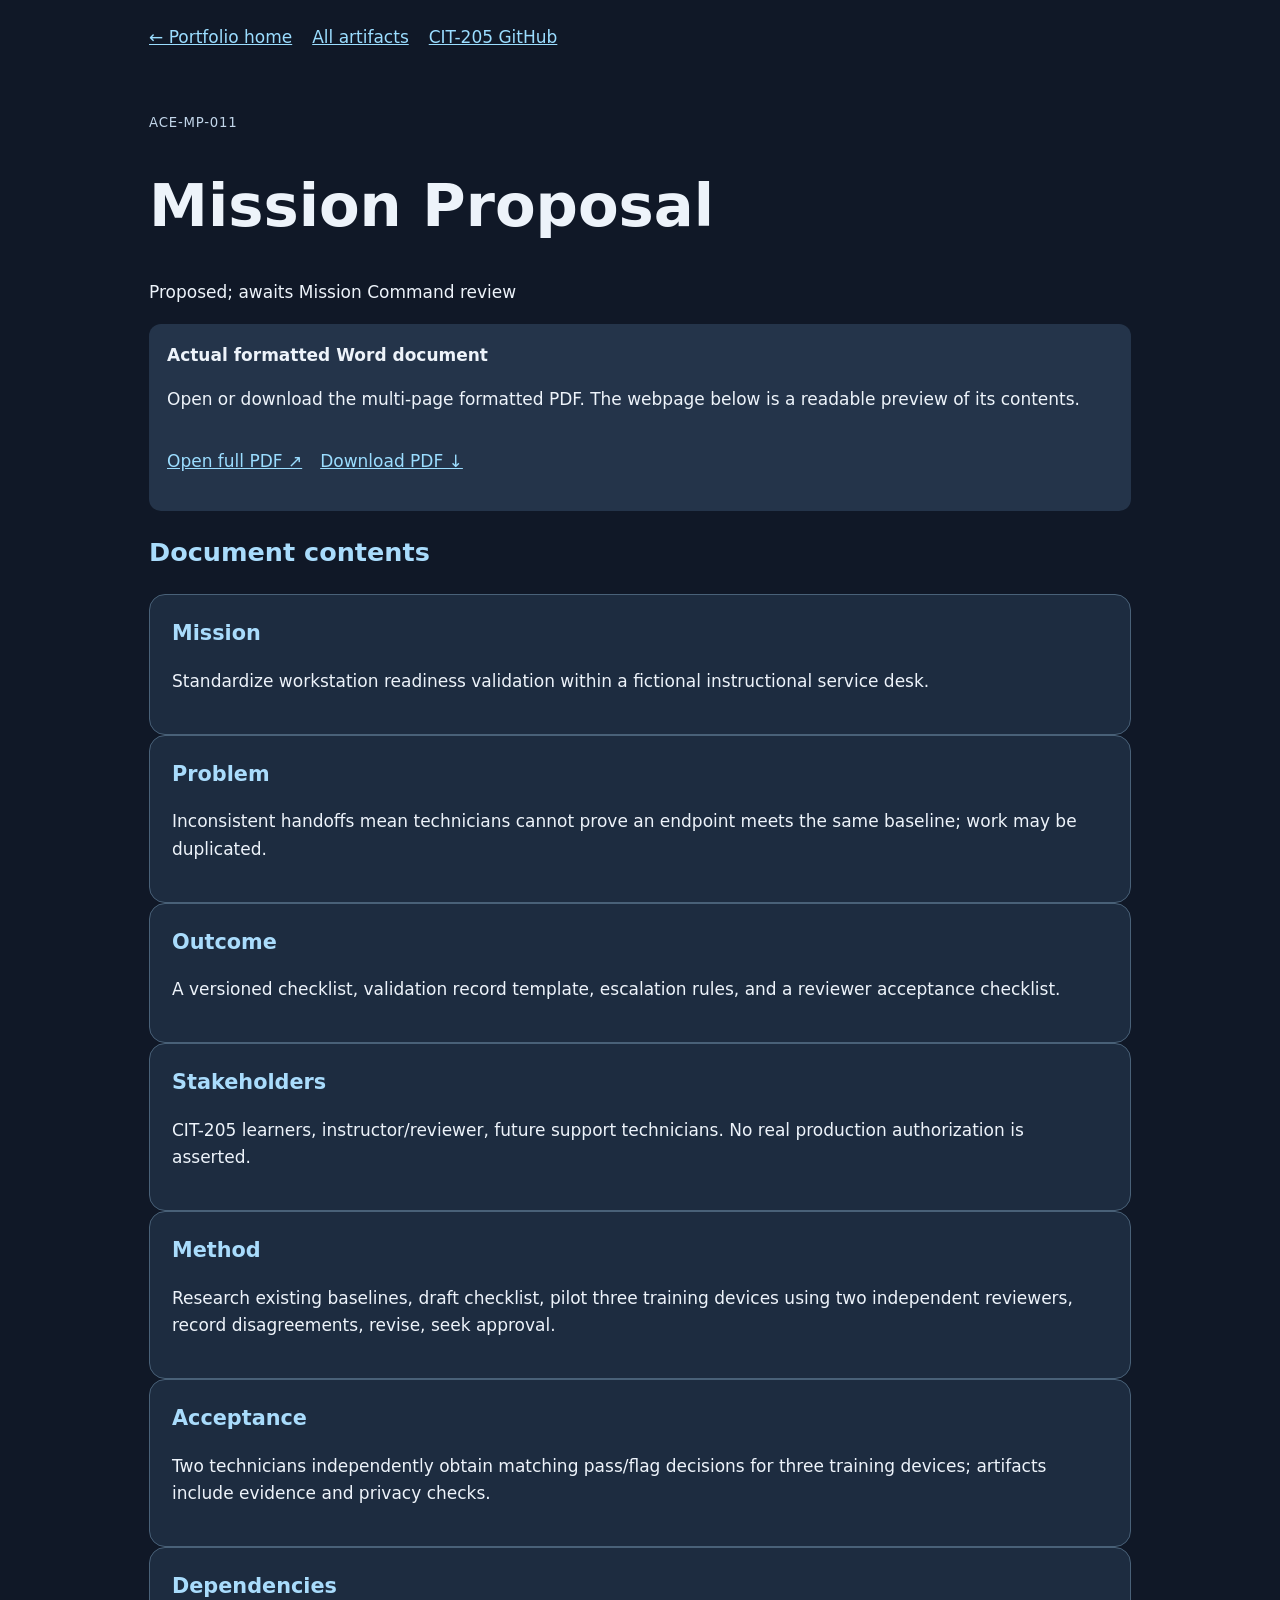
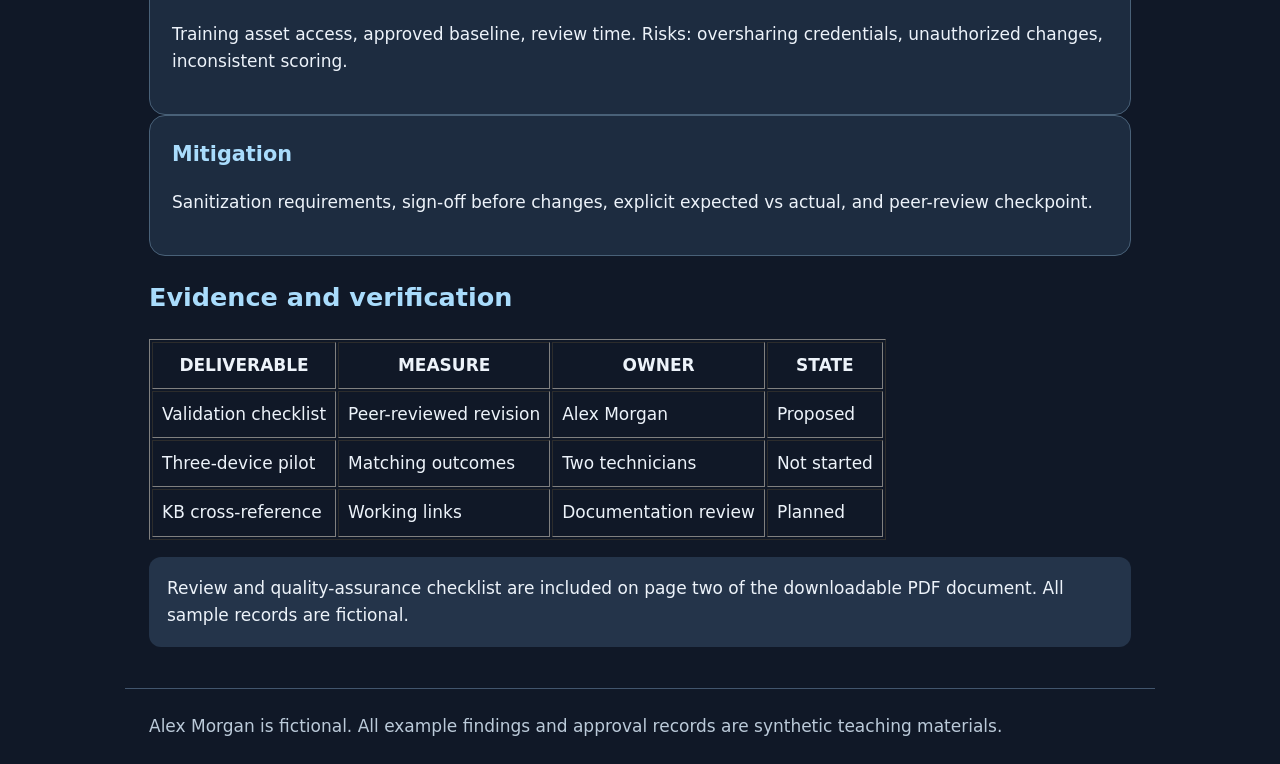
<file: examples/exemplary-portfolio/artifacts/mission-proposal.html>
<!doctype html><html lang="en"><head><meta charset="utf-8"><meta name="viewport" content="width=device-width,initial-scale=1"><title>Mission Proposal | Alex Morgan</title><link rel="stylesheet" href="../portfolio.css"></head><body><header><nav class="topnav"><a href="../index.html">← Portfolio home</a><a href="../index.html#artifacts">All artifacts</a><a href="https://github.com/student-operated-technology-ecosystem/CIT-205-classroom">CIT-205 GitHub</a></nav></header><main><p class="eyebrow">ACE-MP-011</p><h1>Mission Proposal</h1><p>Proposed; awaits Mission Command review</p><div class="note"><strong>Actual formatted Word document</strong><p>Open or download the multi-page formatted PDF. The webpage below is a readable preview of its contents.</p><div class="buttons"><a href="mission-proposal.pdf">Open full PDF ↗</a><a href="mission-proposal.pdf" download>Download PDF ↓</a></div></div><h2>Document contents</h2><section class="card"><h2>Mission</h2><p>Standardize workstation readiness validation within a fictional instructional service desk.</p></section><section class="card"><h2>Problem</h2><p>Inconsistent handoffs mean technicians cannot prove an endpoint meets the same baseline; work may be duplicated.</p></section><section class="card"><h2>Outcome</h2><p>A versioned checklist, validation record template, escalation rules, and a reviewer acceptance checklist.</p></section><section class="card"><h2>Stakeholders</h2><p>CIT-205 learners, instructor/reviewer, future support technicians. No real production authorization is asserted.</p></section><section class="card"><h2>Method</h2><p>Research existing baselines, draft checklist, pilot three training devices using two independent reviewers, record disagreements, revise, seek approval.</p></section><section class="card"><h2>Acceptance</h2><p>Two technicians independently obtain matching pass/flag decisions for three training devices; artifacts include evidence and privacy checks.</p></section><section class="card"><h2>Dependencies</h2><p>Training asset access, approved baseline, review time. Risks: oversharing credentials, unauthorized changes, inconsistent scoring.</p></section><section class="card"><h2>Mitigation</h2><p>Sanitization requirements, sign-off before changes, explicit expected vs actual, and peer-review checkpoint.</p></section><h2>Evidence and verification</h2><div style="overflow-x:auto"><table border="1" cellpadding="9"><thead><tr><th scope="col">DELIVERABLE</th><th scope="col">MEASURE</th><th scope="col">OWNER</th><th scope="col">STATE</th></tr></thead><tbody><tr><td>Validation checklist</td><td>Peer-reviewed revision</td><td>Alex Morgan</td><td>Proposed</td></tr><tr><td>Three-device pilot</td><td>Matching outcomes</td><td>Two technicians</td><td>Not started</td></tr><tr><td>KB cross-reference</td><td>Working links</td><td>Documentation review</td><td>Planned</td></tr></tbody></table></div><p class="note">Review and quality-assurance checklist are included on page two of the downloadable PDF document. All sample records are fictional.</p></main><footer>Alex Morgan is fictional. All example findings and approval records are synthetic teaching materials.</footer></body></html>
</file>
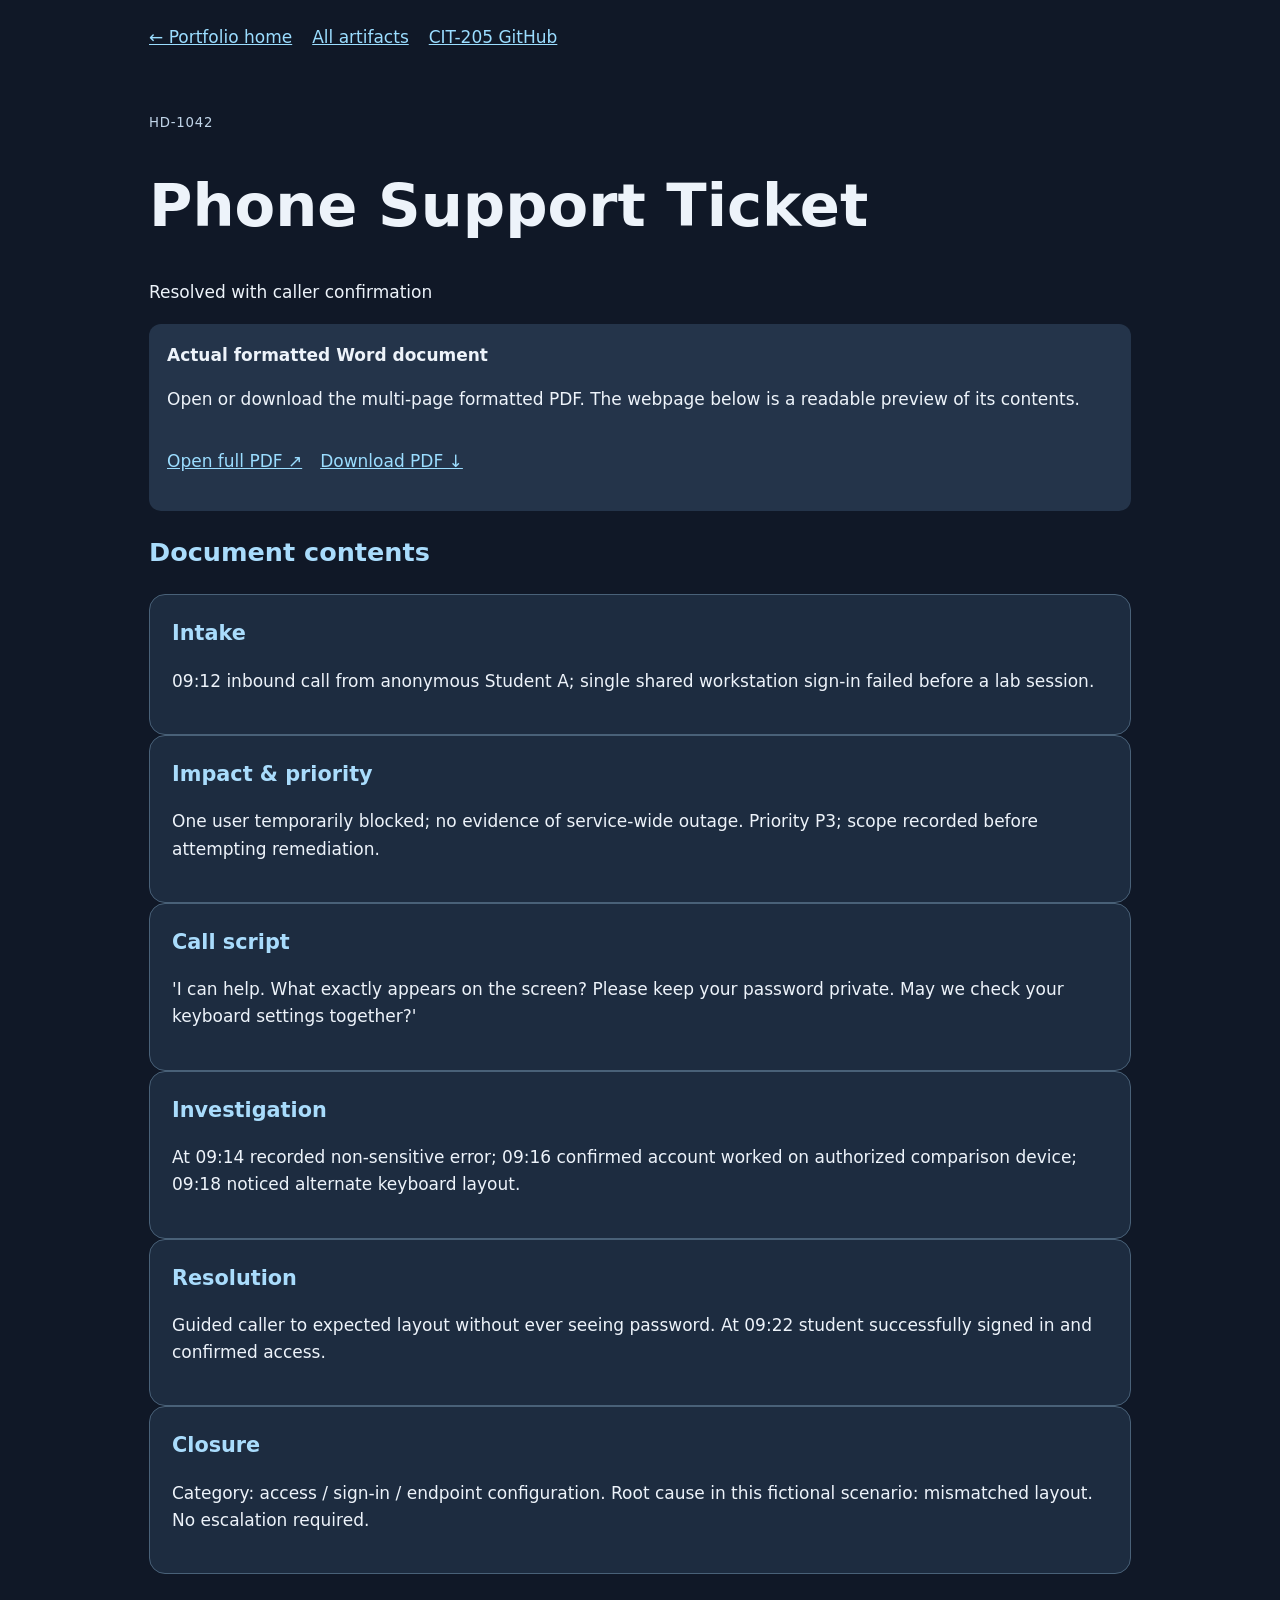
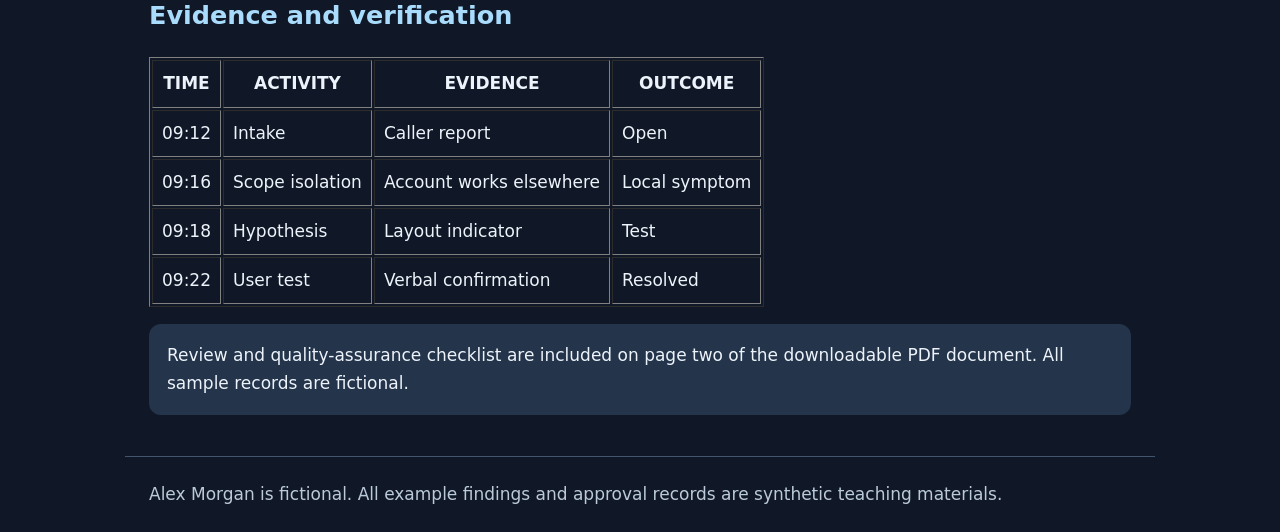
<file: examples/exemplary-portfolio/artifacts/phone-support-ticket.html>
<!doctype html><html lang="en"><head><meta charset="utf-8"><meta name="viewport" content="width=device-width,initial-scale=1"><title>Phone Support Ticket | Alex Morgan</title><link rel="stylesheet" href="../portfolio.css"></head><body><header><nav class="topnav"><a href="../index.html">← Portfolio home</a><a href="../index.html#artifacts">All artifacts</a><a href="https://github.com/student-operated-technology-ecosystem/CIT-205-classroom">CIT-205 GitHub</a></nav></header><main><p class="eyebrow">HD-1042</p><h1>Phone Support Ticket</h1><p>Resolved with caller confirmation</p><div class="note"><strong>Actual formatted Word document</strong><p>Open or download the multi-page formatted PDF. The webpage below is a readable preview of its contents.</p><div class="buttons"><a href="phone-support-ticket.pdf">Open full PDF ↗</a><a href="phone-support-ticket.pdf" download>Download PDF ↓</a></div></div><h2>Document contents</h2><section class="card"><h2>Intake</h2><p>09:12 inbound call from anonymous Student A; single shared workstation sign-in failed before a lab session.</p></section><section class="card"><h2>Impact &amp; priority</h2><p>One user temporarily blocked; no evidence of service-wide outage. Priority P3; scope recorded before attempting remediation.</p></section><section class="card"><h2>Call script</h2><p>&#x27;I can help. What exactly appears on the screen? Please keep your password private. May we check your keyboard settings together?&#x27;</p></section><section class="card"><h2>Investigation</h2><p>At 09:14 recorded non-sensitive error; 09:16 confirmed account worked on authorized comparison device; 09:18 noticed alternate keyboard layout.</p></section><section class="card"><h2>Resolution</h2><p>Guided caller to expected layout without ever seeing password. At 09:22 student successfully signed in and confirmed access.</p></section><section class="card"><h2>Closure</h2><p>Category: access / sign-in / endpoint configuration. Root cause in this fictional scenario: mismatched layout. No escalation required.</p></section><h2>Evidence and verification</h2><div style="overflow-x:auto"><table border="1" cellpadding="9"><thead><tr><th scope="col">TIME</th><th scope="col">ACTIVITY</th><th scope="col">EVIDENCE</th><th scope="col">OUTCOME</th></tr></thead><tbody><tr><td>09:12</td><td>Intake</td><td>Caller report</td><td>Open</td></tr><tr><td>09:16</td><td>Scope isolation</td><td>Account works elsewhere</td><td>Local symptom</td></tr><tr><td>09:18</td><td>Hypothesis</td><td>Layout indicator</td><td>Test</td></tr><tr><td>09:22</td><td>User test</td><td>Verbal confirmation</td><td>Resolved</td></tr></tbody></table></div><p class="note">Review and quality-assurance checklist are included on page two of the downloadable PDF document. All sample records are fictional.</p></main><footer>Alex Morgan is fictional. All example findings and approval records are synthetic teaching materials.</footer></body></html>
</file>
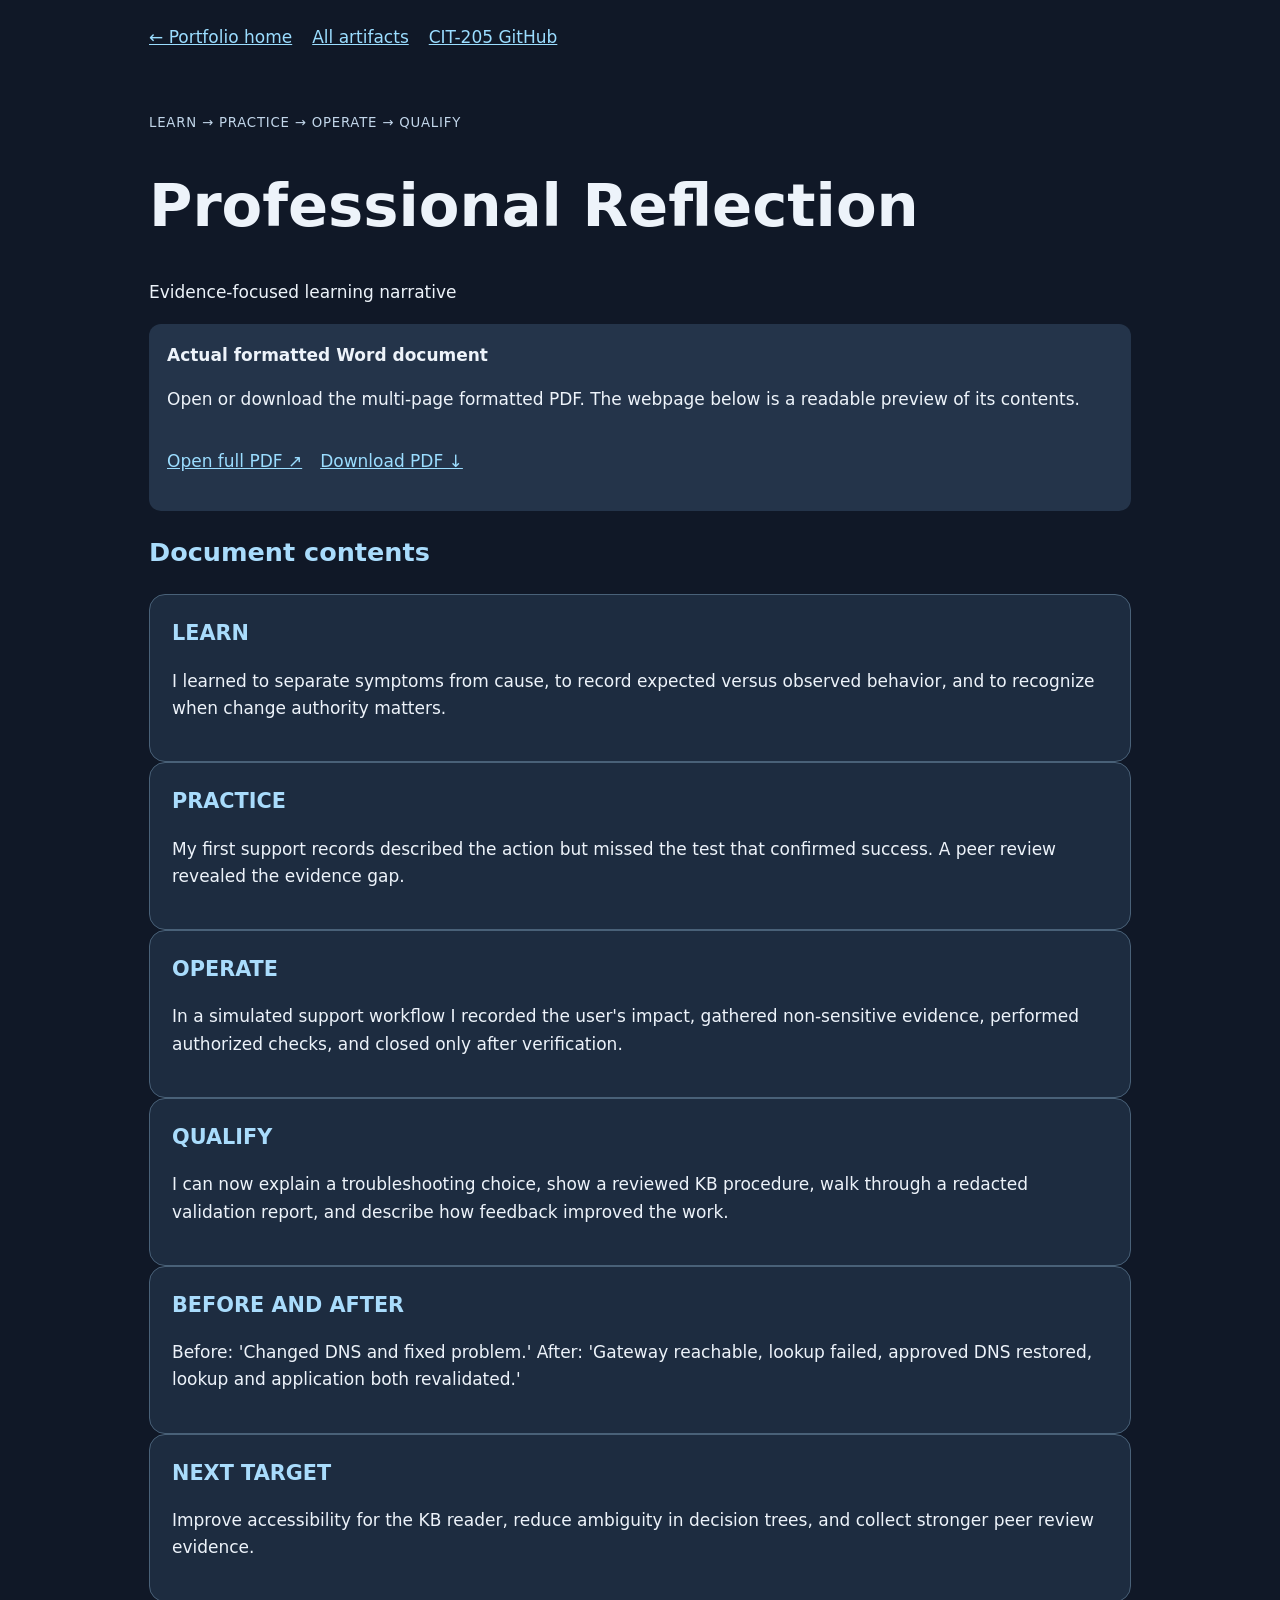
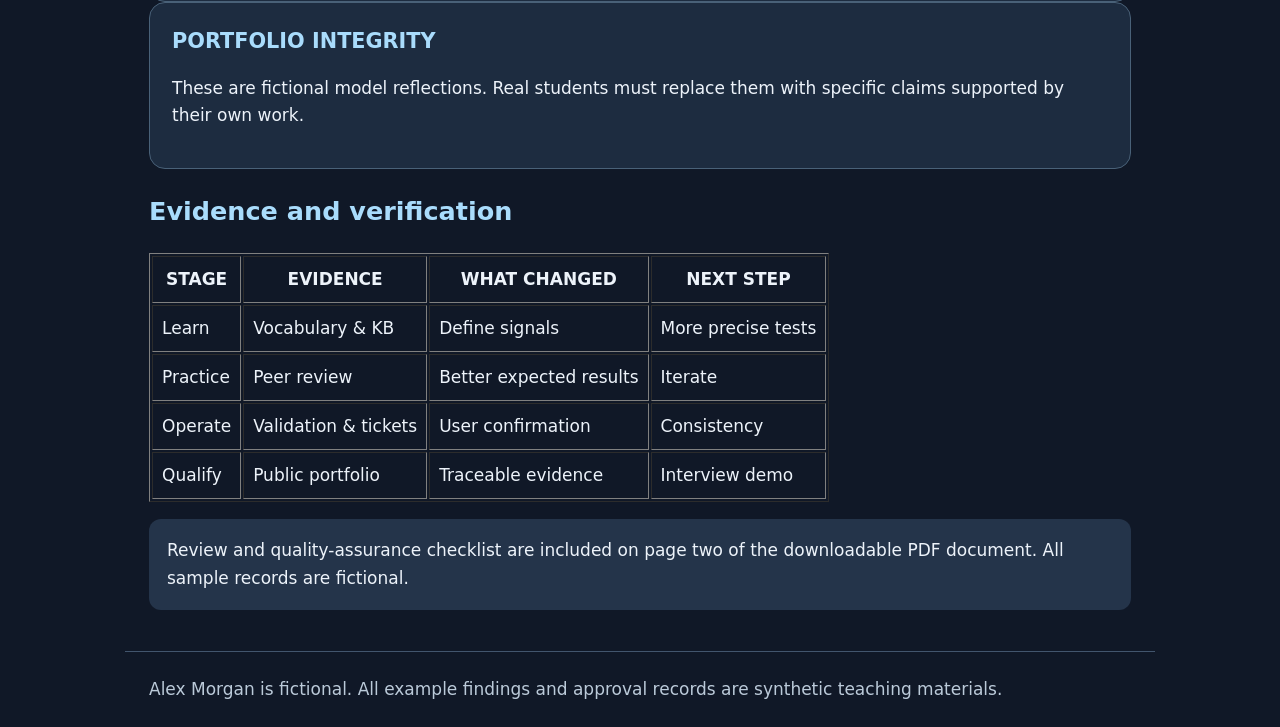
<file: examples/exemplary-portfolio/artifacts/portfolio-reflection.html>
<!doctype html><html lang="en"><head><meta charset="utf-8"><meta name="viewport" content="width=device-width,initial-scale=1"><title>Professional Reflection | Alex Morgan</title><link rel="stylesheet" href="../portfolio.css"></head><body><header><nav class="topnav"><a href="../index.html">← Portfolio home</a><a href="../index.html#artifacts">All artifacts</a><a href="https://github.com/student-operated-technology-ecosystem/CIT-205-classroom">CIT-205 GitHub</a></nav></header><main><p class="eyebrow">LEARN → PRACTICE → OPERATE → QUALIFY</p><h1>Professional Reflection</h1><p>Evidence-focused learning narrative</p><div class="note"><strong>Actual formatted Word document</strong><p>Open or download the multi-page formatted PDF. The webpage below is a readable preview of its contents.</p><div class="buttons"><a href="portfolio-reflection.pdf">Open full PDF ↗</a><a href="portfolio-reflection.pdf" download>Download PDF ↓</a></div></div><h2>Document contents</h2><section class="card"><h2>LEARN</h2><p>I learned to separate symptoms from cause, to record expected versus observed behavior, and to recognize when change authority matters.</p></section><section class="card"><h2>PRACTICE</h2><p>My first support records described the action but missed the test that confirmed success. A peer review revealed the evidence gap.</p></section><section class="card"><h2>OPERATE</h2><p>In a simulated support workflow I recorded the user&#x27;s impact, gathered non-sensitive evidence, performed authorized checks, and closed only after verification.</p></section><section class="card"><h2>QUALIFY</h2><p>I can now explain a troubleshooting choice, show a reviewed KB procedure, walk through a redacted validation report, and describe how feedback improved the work.</p></section><section class="card"><h2>BEFORE AND AFTER</h2><p>Before: &#x27;Changed DNS and fixed problem.&#x27; After: &#x27;Gateway reachable, lookup failed, approved DNS restored, lookup and application both revalidated.&#x27;</p></section><section class="card"><h2>NEXT TARGET</h2><p>Improve accessibility for the KB reader, reduce ambiguity in decision trees, and collect stronger peer review evidence.</p></section><section class="card"><h2>PORTFOLIO INTEGRITY</h2><p>These are fictional model reflections. Real students must replace them with specific claims supported by their own work.</p></section><h2>Evidence and verification</h2><div style="overflow-x:auto"><table border="1" cellpadding="9"><thead><tr><th scope="col">STAGE</th><th scope="col">EVIDENCE</th><th scope="col">WHAT CHANGED</th><th scope="col">NEXT STEP</th></tr></thead><tbody><tr><td>Learn</td><td>Vocabulary &amp; KB</td><td>Define signals</td><td>More precise tests</td></tr><tr><td>Practice</td><td>Peer review</td><td>Better expected results</td><td>Iterate</td></tr><tr><td>Operate</td><td>Validation &amp; tickets</td><td>User confirmation</td><td>Consistency</td></tr><tr><td>Qualify</td><td>Public portfolio</td><td>Traceable evidence</td><td>Interview demo</td></tr></tbody></table></div><p class="note">Review and quality-assurance checklist are included on page two of the downloadable PDF document. All sample records are fictional.</p></main><footer>Alex Morgan is fictional. All example findings and approval records are synthetic teaching materials.</footer></body></html>
</file>
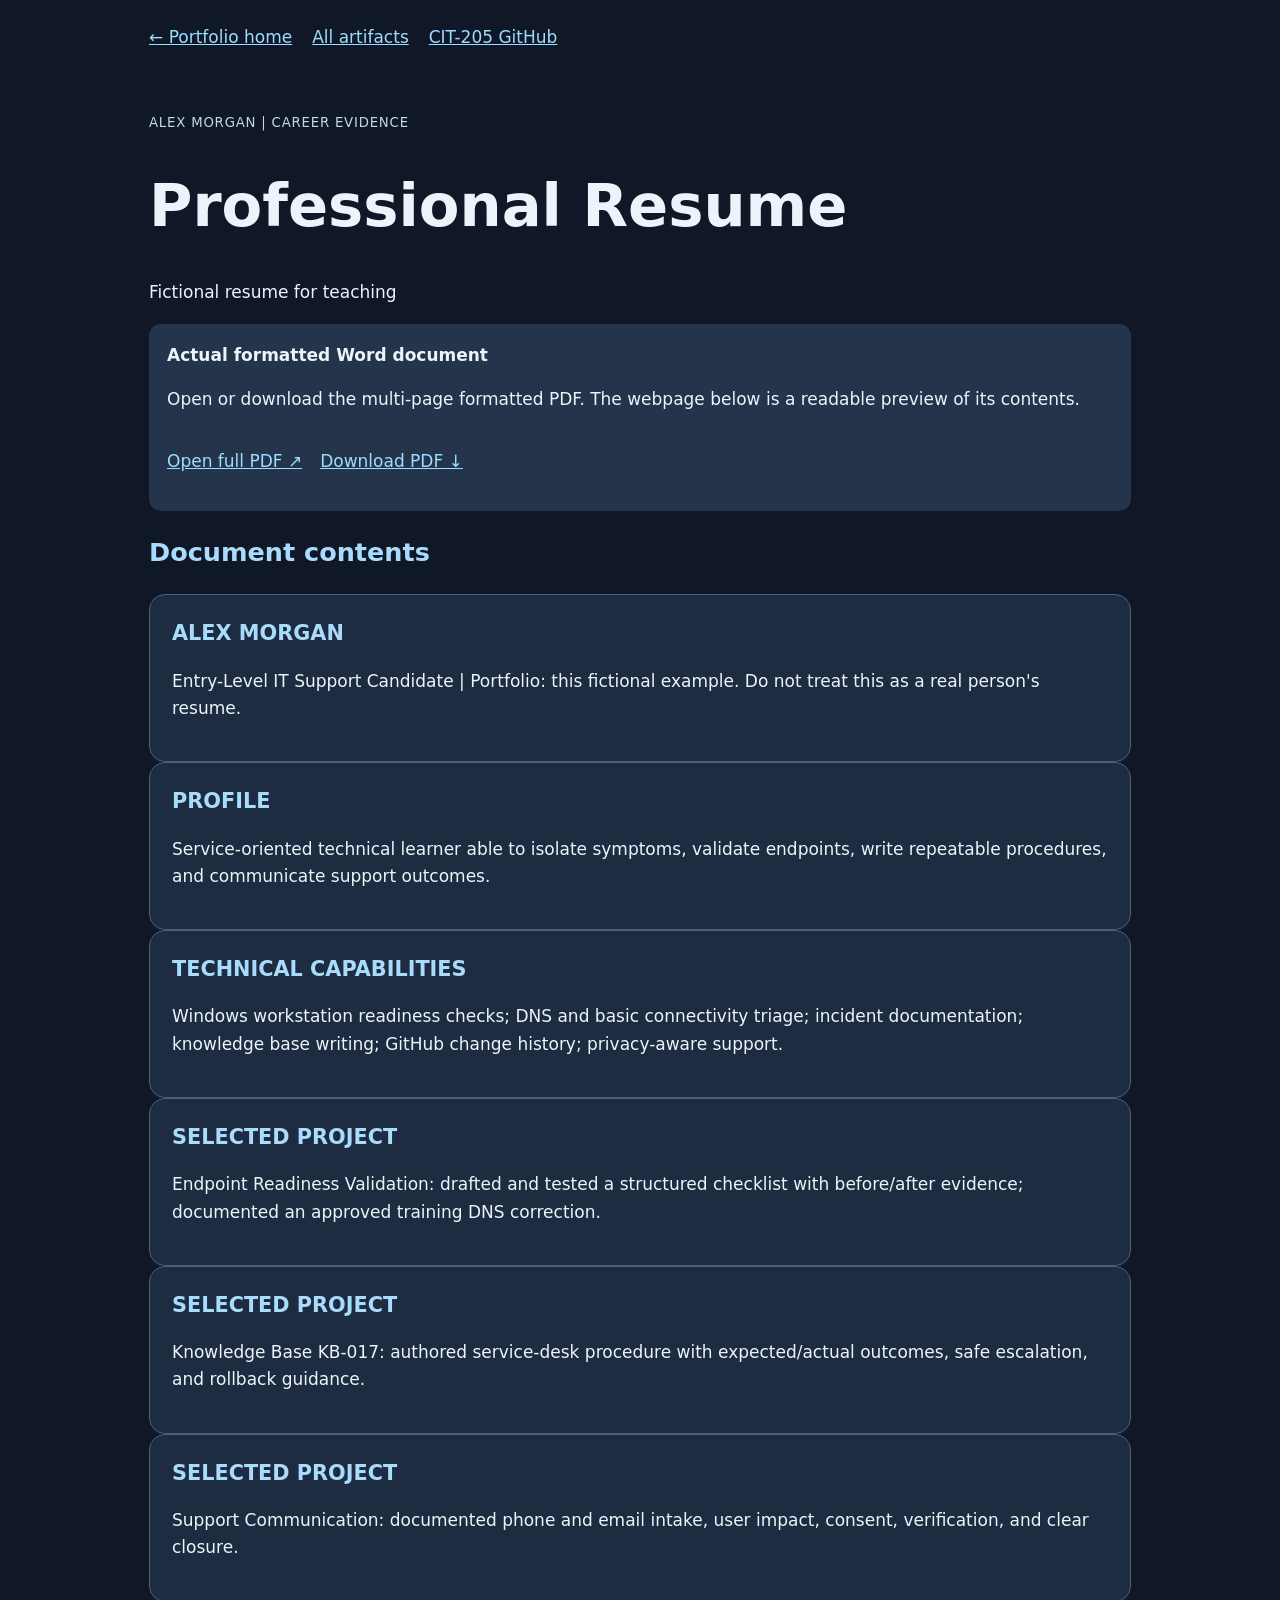
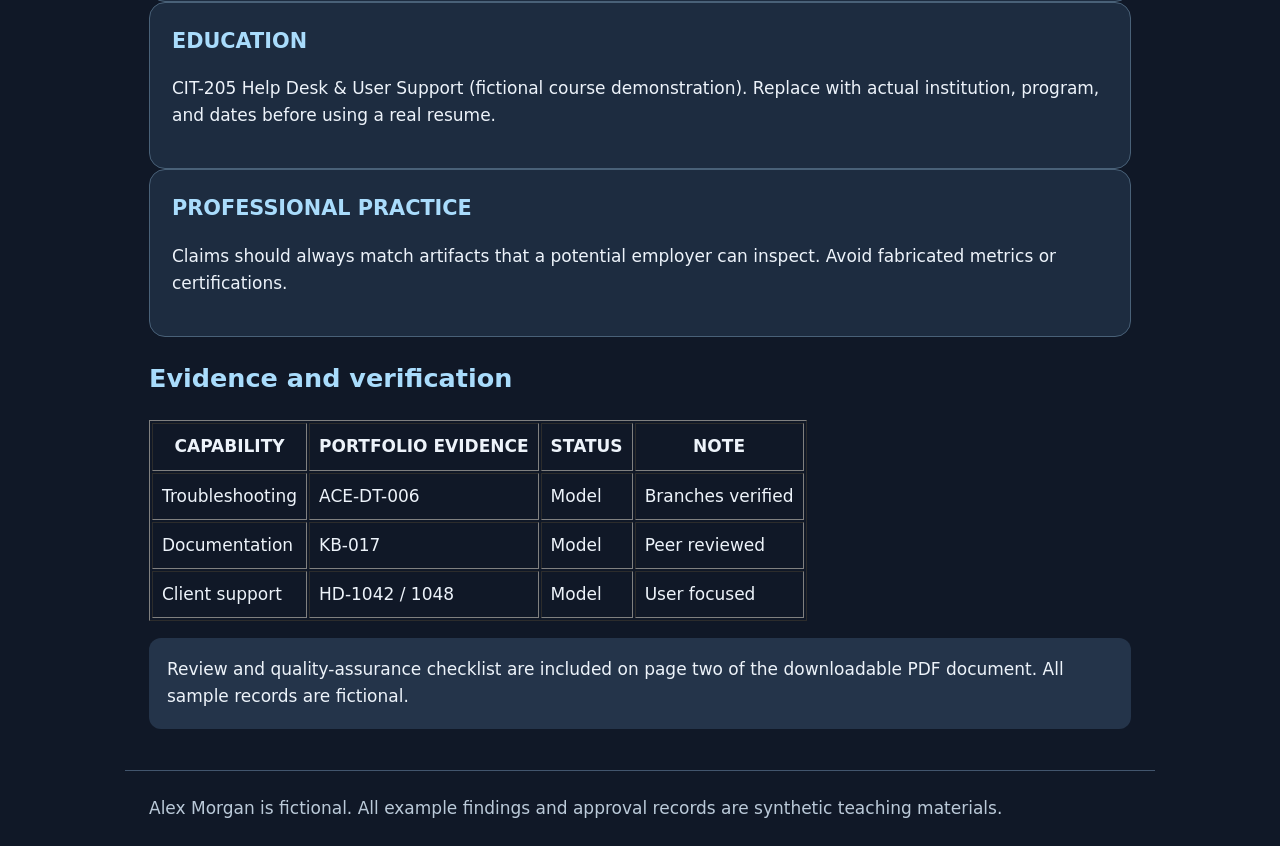
<file: examples/exemplary-portfolio/artifacts/resume.html>
<!doctype html><html lang="en"><head><meta charset="utf-8"><meta name="viewport" content="width=device-width,initial-scale=1"><title>Professional Resume | Alex Morgan</title><link rel="stylesheet" href="../portfolio.css"></head><body><header><nav class="topnav"><a href="../index.html">← Portfolio home</a><a href="../index.html#artifacts">All artifacts</a><a href="https://github.com/student-operated-technology-ecosystem/CIT-205-classroom">CIT-205 GitHub</a></nav></header><main><p class="eyebrow">Alex Morgan | Career evidence</p><h1>Professional Resume</h1><p>Fictional resume for teaching</p><div class="note"><strong>Actual formatted Word document</strong><p>Open or download the multi-page formatted PDF. The webpage below is a readable preview of its contents.</p><div class="buttons"><a href="resume.pdf">Open full PDF ↗</a><a href="resume.pdf" download>Download PDF ↓</a></div></div><h2>Document contents</h2><section class="card"><h2>ALEX MORGAN</h2><p>Entry-Level IT Support Candidate | Portfolio: this fictional example. Do not treat this as a real person&#x27;s resume.</p></section><section class="card"><h2>PROFILE</h2><p>Service-oriented technical learner able to isolate symptoms, validate endpoints, write repeatable procedures, and communicate support outcomes.</p></section><section class="card"><h2>TECHNICAL CAPABILITIES</h2><p>Windows workstation readiness checks; DNS and basic connectivity triage; incident documentation; knowledge base writing; GitHub change history; privacy-aware support.</p></section><section class="card"><h2>SELECTED PROJECT</h2><p>Endpoint Readiness Validation: drafted and tested a structured checklist with before/after evidence; documented an approved training DNS correction.</p></section><section class="card"><h2>SELECTED PROJECT</h2><p>Knowledge Base KB-017: authored service-desk procedure with expected/actual outcomes, safe escalation, and rollback guidance.</p></section><section class="card"><h2>SELECTED PROJECT</h2><p>Support Communication: documented phone and email intake, user impact, consent, verification, and clear closure.</p></section><section class="card"><h2>EDUCATION</h2><p>CIT-205 Help Desk &amp; User Support (fictional course demonstration). Replace with actual institution, program, and dates before using a real resume.</p></section><section class="card"><h2>PROFESSIONAL PRACTICE</h2><p>Claims should always match artifacts that a potential employer can inspect. Avoid fabricated metrics or certifications.</p></section><h2>Evidence and verification</h2><div style="overflow-x:auto"><table border="1" cellpadding="9"><thead><tr><th scope="col">CAPABILITY</th><th scope="col">PORTFOLIO EVIDENCE</th><th scope="col">STATUS</th><th scope="col">NOTE</th></tr></thead><tbody><tr><td>Troubleshooting</td><td>ACE-DT-006</td><td>Model</td><td>Branches verified</td></tr><tr><td>Documentation</td><td>KB-017</td><td>Model</td><td>Peer reviewed</td></tr><tr><td>Client support</td><td>HD-1042 / 1048</td><td>Model</td><td>User focused</td></tr></tbody></table></div><p class="note">Review and quality-assurance checklist are included on page two of the downloadable PDF document. All sample records are fictional.</p></main><footer>Alex Morgan is fictional. All example findings and approval records are synthetic teaching materials.</footer></body></html>
</file>
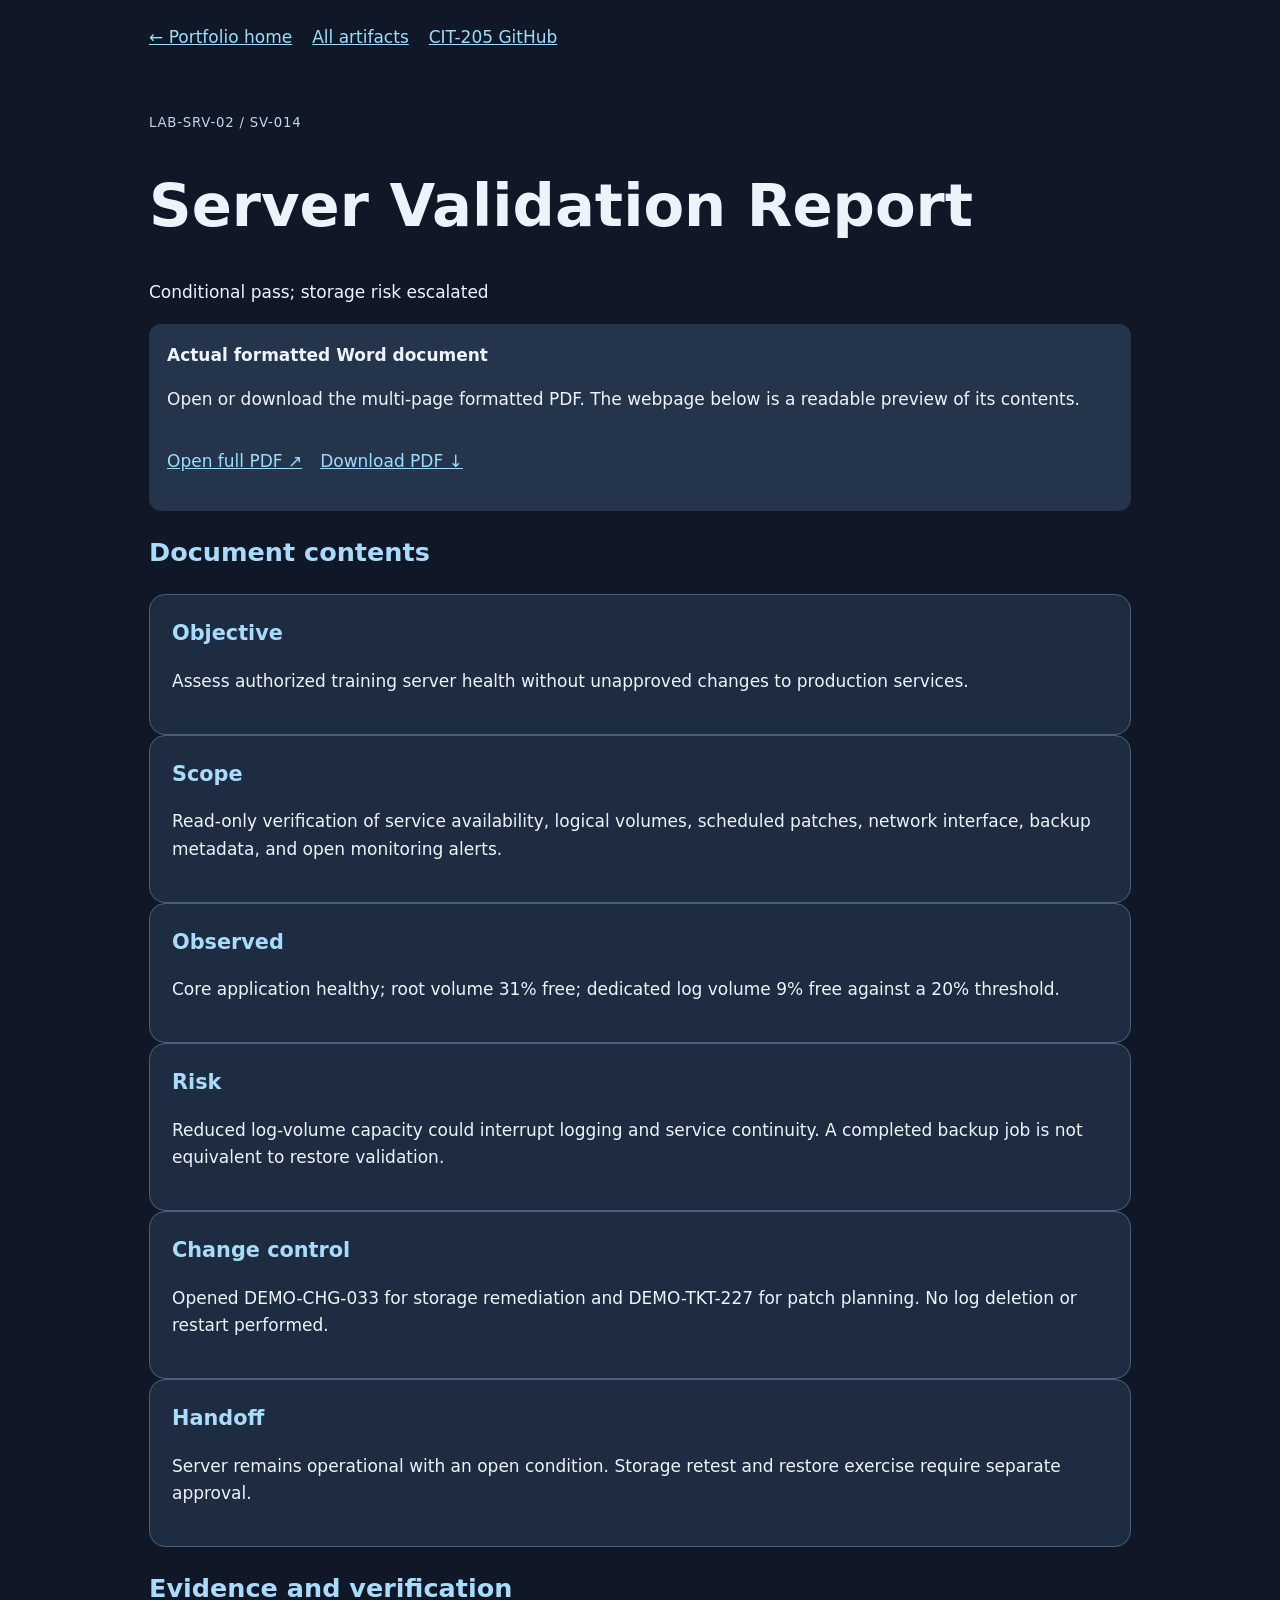
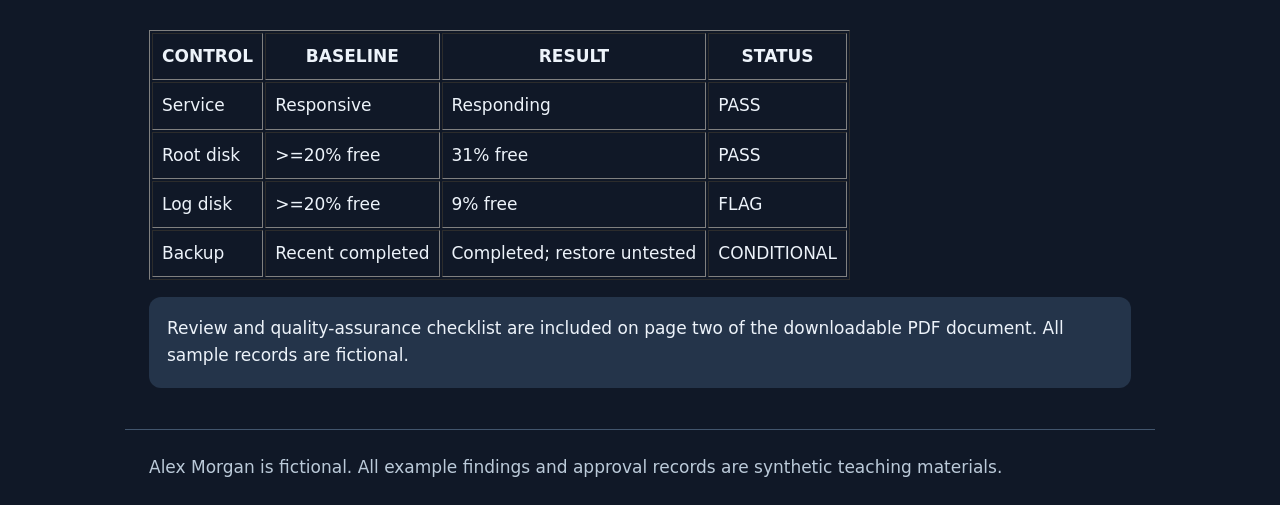
<file: examples/exemplary-portfolio/artifacts/server-validation.html>
<!doctype html><html lang="en"><head><meta charset="utf-8"><meta name="viewport" content="width=device-width,initial-scale=1"><title>Server Validation Report | Alex Morgan</title><link rel="stylesheet" href="../portfolio.css"></head><body><header><nav class="topnav"><a href="../index.html">← Portfolio home</a><a href="../index.html#artifacts">All artifacts</a><a href="https://github.com/student-operated-technology-ecosystem/CIT-205-classroom">CIT-205 GitHub</a></nav></header><main><p class="eyebrow">LAB-SRV-02 / SV-014</p><h1>Server Validation Report</h1><p>Conditional pass; storage risk escalated</p><div class="note"><strong>Actual formatted Word document</strong><p>Open or download the multi-page formatted PDF. The webpage below is a readable preview of its contents.</p><div class="buttons"><a href="server-validation.pdf">Open full PDF ↗</a><a href="server-validation.pdf" download>Download PDF ↓</a></div></div><h2>Document contents</h2><section class="card"><h2>Objective</h2><p>Assess authorized training server health without unapproved changes to production services.</p></section><section class="card"><h2>Scope</h2><p>Read-only verification of service availability, logical volumes, scheduled patches, network interface, backup metadata, and open monitoring alerts.</p></section><section class="card"><h2>Observed</h2><p>Core application healthy; root volume 31% free; dedicated log volume 9% free against a 20% threshold.</p></section><section class="card"><h2>Risk</h2><p>Reduced log-volume capacity could interrupt logging and service continuity. A completed backup job is not equivalent to restore validation.</p></section><section class="card"><h2>Change control</h2><p>Opened DEMO-CHG-033 for storage remediation and DEMO-TKT-227 for patch planning. No log deletion or restart performed.</p></section><section class="card"><h2>Handoff</h2><p>Server remains operational with an open condition. Storage retest and restore exercise require separate approval.</p></section><h2>Evidence and verification</h2><div style="overflow-x:auto"><table border="1" cellpadding="9"><thead><tr><th scope="col">CONTROL</th><th scope="col">BASELINE</th><th scope="col">RESULT</th><th scope="col">STATUS</th></tr></thead><tbody><tr><td>Service</td><td>Responsive</td><td>Responding</td><td>PASS</td></tr><tr><td>Root disk</td><td>&gt;=20% free</td><td>31% free</td><td>PASS</td></tr><tr><td>Log disk</td><td>&gt;=20% free</td><td>9% free</td><td>FLAG</td></tr><tr><td>Backup</td><td>Recent completed</td><td>Completed; restore untested</td><td>CONDITIONAL</td></tr></tbody></table></div><p class="note">Review and quality-assurance checklist are included on page two of the downloadable PDF document. All sample records are fictional.</p></main><footer>Alex Morgan is fictional. All example findings and approval records are synthetic teaching materials.</footer></body></html>
</file>
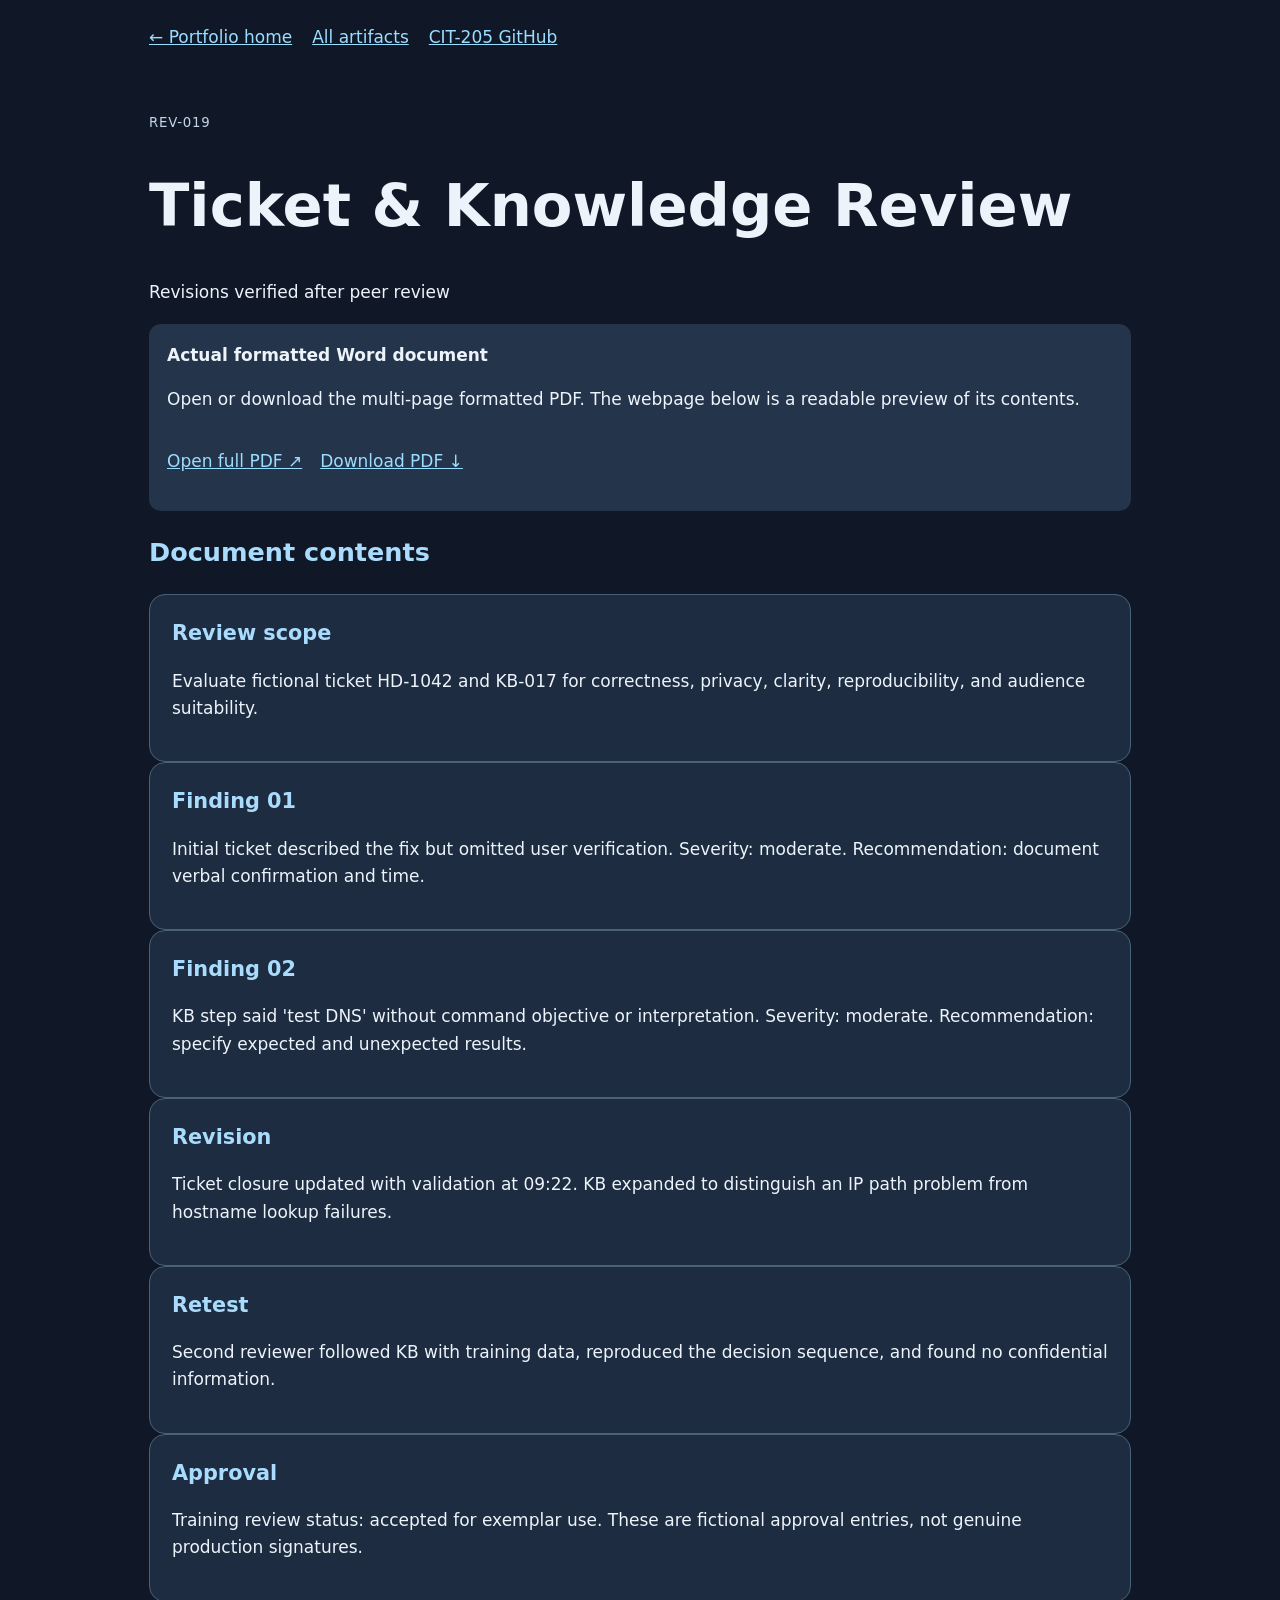
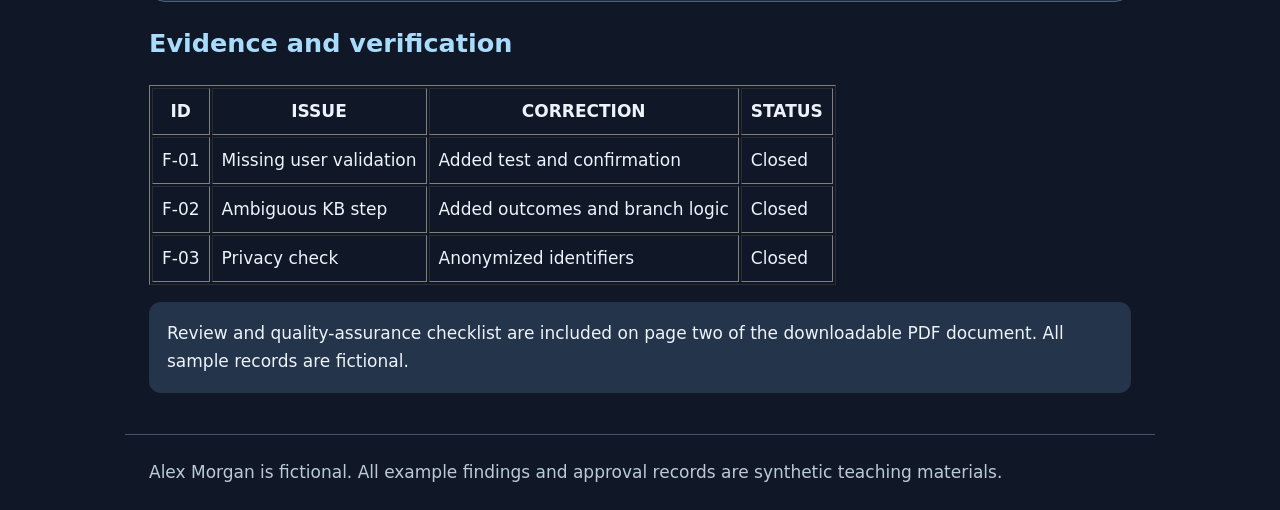
<file: examples/exemplary-portfolio/artifacts/ticket-and-knowledge-review.html>
<!doctype html><html lang="en"><head><meta charset="utf-8"><meta name="viewport" content="width=device-width,initial-scale=1"><title>Ticket &amp; Knowledge Review | Alex Morgan</title><link rel="stylesheet" href="../portfolio.css"></head><body><header><nav class="topnav"><a href="../index.html">← Portfolio home</a><a href="../index.html#artifacts">All artifacts</a><a href="https://github.com/student-operated-technology-ecosystem/CIT-205-classroom">CIT-205 GitHub</a></nav></header><main><p class="eyebrow">REV-019</p><h1>Ticket &amp; Knowledge Review</h1><p>Revisions verified after peer review</p><div class="note"><strong>Actual formatted Word document</strong><p>Open or download the multi-page formatted PDF. The webpage below is a readable preview of its contents.</p><div class="buttons"><a href="ticket-and-knowledge-review.pdf">Open full PDF ↗</a><a href="ticket-and-knowledge-review.pdf" download>Download PDF ↓</a></div></div><h2>Document contents</h2><section class="card"><h2>Review scope</h2><p>Evaluate fictional ticket HD-1042 and KB-017 for correctness, privacy, clarity, reproducibility, and audience suitability.</p></section><section class="card"><h2>Finding 01</h2><p>Initial ticket described the fix but omitted user verification. Severity: moderate. Recommendation: document verbal confirmation and time.</p></section><section class="card"><h2>Finding 02</h2><p>KB step said &#x27;test DNS&#x27; without command objective or interpretation. Severity: moderate. Recommendation: specify expected and unexpected results.</p></section><section class="card"><h2>Revision</h2><p>Ticket closure updated with validation at 09:22. KB expanded to distinguish an IP path problem from hostname lookup failures.</p></section><section class="card"><h2>Retest</h2><p>Second reviewer followed KB with training data, reproduced the decision sequence, and found no confidential information.</p></section><section class="card"><h2>Approval</h2><p>Training review status: accepted for exemplar use. These are fictional approval entries, not genuine production signatures.</p></section><h2>Evidence and verification</h2><div style="overflow-x:auto"><table border="1" cellpadding="9"><thead><tr><th scope="col">ID</th><th scope="col">ISSUE</th><th scope="col">CORRECTION</th><th scope="col">STATUS</th></tr></thead><tbody><tr><td>F-01</td><td>Missing user validation</td><td>Added test and confirmation</td><td>Closed</td></tr><tr><td>F-02</td><td>Ambiguous KB step</td><td>Added outcomes and branch logic</td><td>Closed</td></tr><tr><td>F-03</td><td>Privacy check</td><td>Anonymized identifiers</td><td>Closed</td></tr></tbody></table></div><p class="note">Review and quality-assurance checklist are included on page two of the downloadable PDF document. All sample records are fictional.</p></main><footer>Alex Morgan is fictional. All example findings and approval records are synthetic teaching materials.</footer></body></html>
</file>
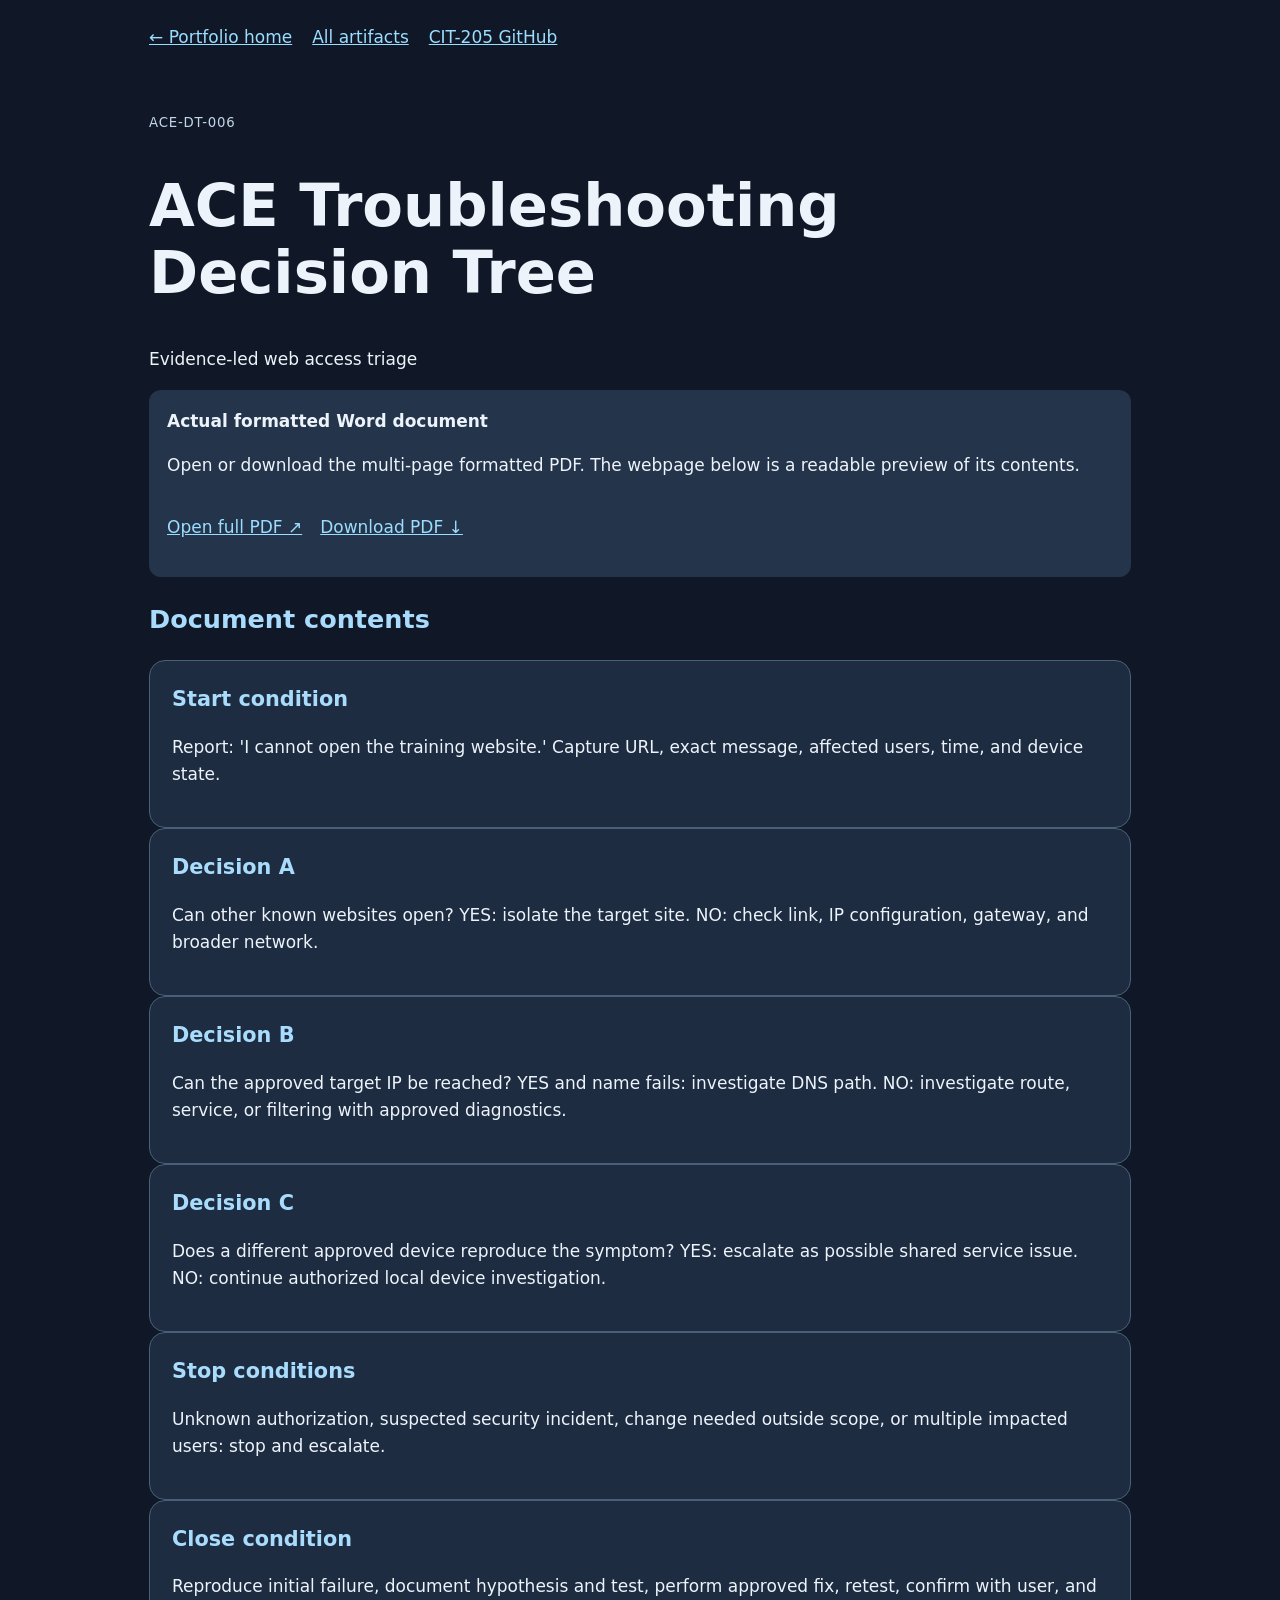
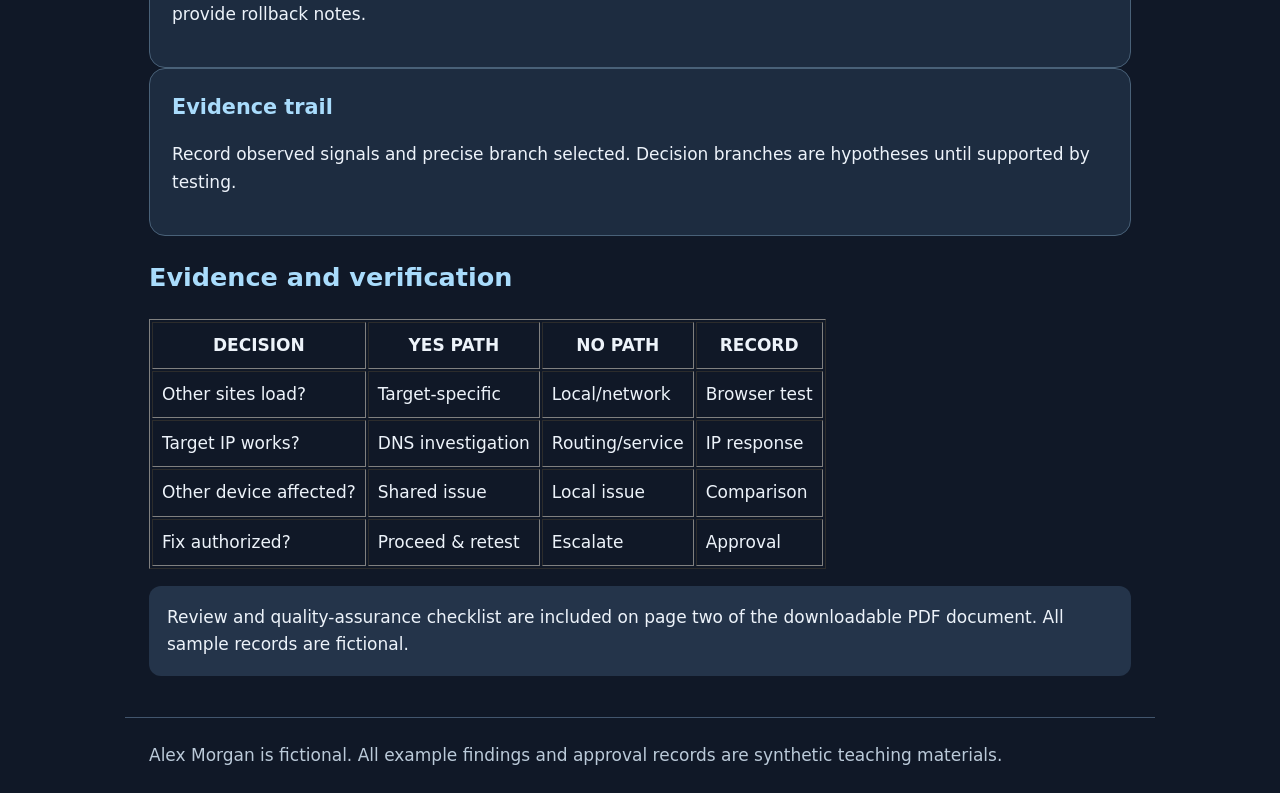
<file: examples/exemplary-portfolio/artifacts/troubleshooting-decision-tree.html>
<!doctype html><html lang="en"><head><meta charset="utf-8"><meta name="viewport" content="width=device-width,initial-scale=1"><title>ACE Troubleshooting Decision Tree | Alex Morgan</title><link rel="stylesheet" href="../portfolio.css"></head><body><header><nav class="topnav"><a href="../index.html">← Portfolio home</a><a href="../index.html#artifacts">All artifacts</a><a href="https://github.com/student-operated-technology-ecosystem/CIT-205-classroom">CIT-205 GitHub</a></nav></header><main><p class="eyebrow">ACE-DT-006</p><h1>ACE Troubleshooting Decision Tree</h1><p>Evidence-led web access triage</p><div class="note"><strong>Actual formatted Word document</strong><p>Open or download the multi-page formatted PDF. The webpage below is a readable preview of its contents.</p><div class="buttons"><a href="troubleshooting-decision-tree.pdf">Open full PDF ↗</a><a href="troubleshooting-decision-tree.pdf" download>Download PDF ↓</a></div></div><h2>Document contents</h2><section class="card"><h2>Start condition</h2><p>Report: &#x27;I cannot open the training website.&#x27; Capture URL, exact message, affected users, time, and device state.</p></section><section class="card"><h2>Decision A</h2><p>Can other known websites open? YES: isolate the target site. NO: check link, IP configuration, gateway, and broader network.</p></section><section class="card"><h2>Decision B</h2><p>Can the approved target IP be reached? YES and name fails: investigate DNS path. NO: investigate route, service, or filtering with approved diagnostics.</p></section><section class="card"><h2>Decision C</h2><p>Does a different approved device reproduce the symptom? YES: escalate as possible shared service issue. NO: continue authorized local device investigation.</p></section><section class="card"><h2>Stop conditions</h2><p>Unknown authorization, suspected security incident, change needed outside scope, or multiple impacted users: stop and escalate.</p></section><section class="card"><h2>Close condition</h2><p>Reproduce initial failure, document hypothesis and test, perform approved fix, retest, confirm with user, and provide rollback notes.</p></section><section class="card"><h2>Evidence trail</h2><p>Record observed signals and precise branch selected. Decision branches are hypotheses until supported by testing.</p></section><h2>Evidence and verification</h2><div style="overflow-x:auto"><table border="1" cellpadding="9"><thead><tr><th scope="col">DECISION</th><th scope="col">YES PATH</th><th scope="col">NO PATH</th><th scope="col">RECORD</th></tr></thead><tbody><tr><td>Other sites load?</td><td>Target-specific</td><td>Local/network</td><td>Browser test</td></tr><tr><td>Target IP works?</td><td>DNS investigation</td><td>Routing/service</td><td>IP response</td></tr><tr><td>Other device affected?</td><td>Shared issue</td><td>Local issue</td><td>Comparison</td></tr><tr><td>Fix authorized?</td><td>Proceed &amp; retest</td><td>Escalate</td><td>Approval</td></tr></tbody></table></div><p class="note">Review and quality-assurance checklist are included on page two of the downloadable PDF document. All sample records are fictional.</p></main><footer>Alex Morgan is fictional. All example findings and approval records are synthetic teaching materials.</footer></body></html>
</file>
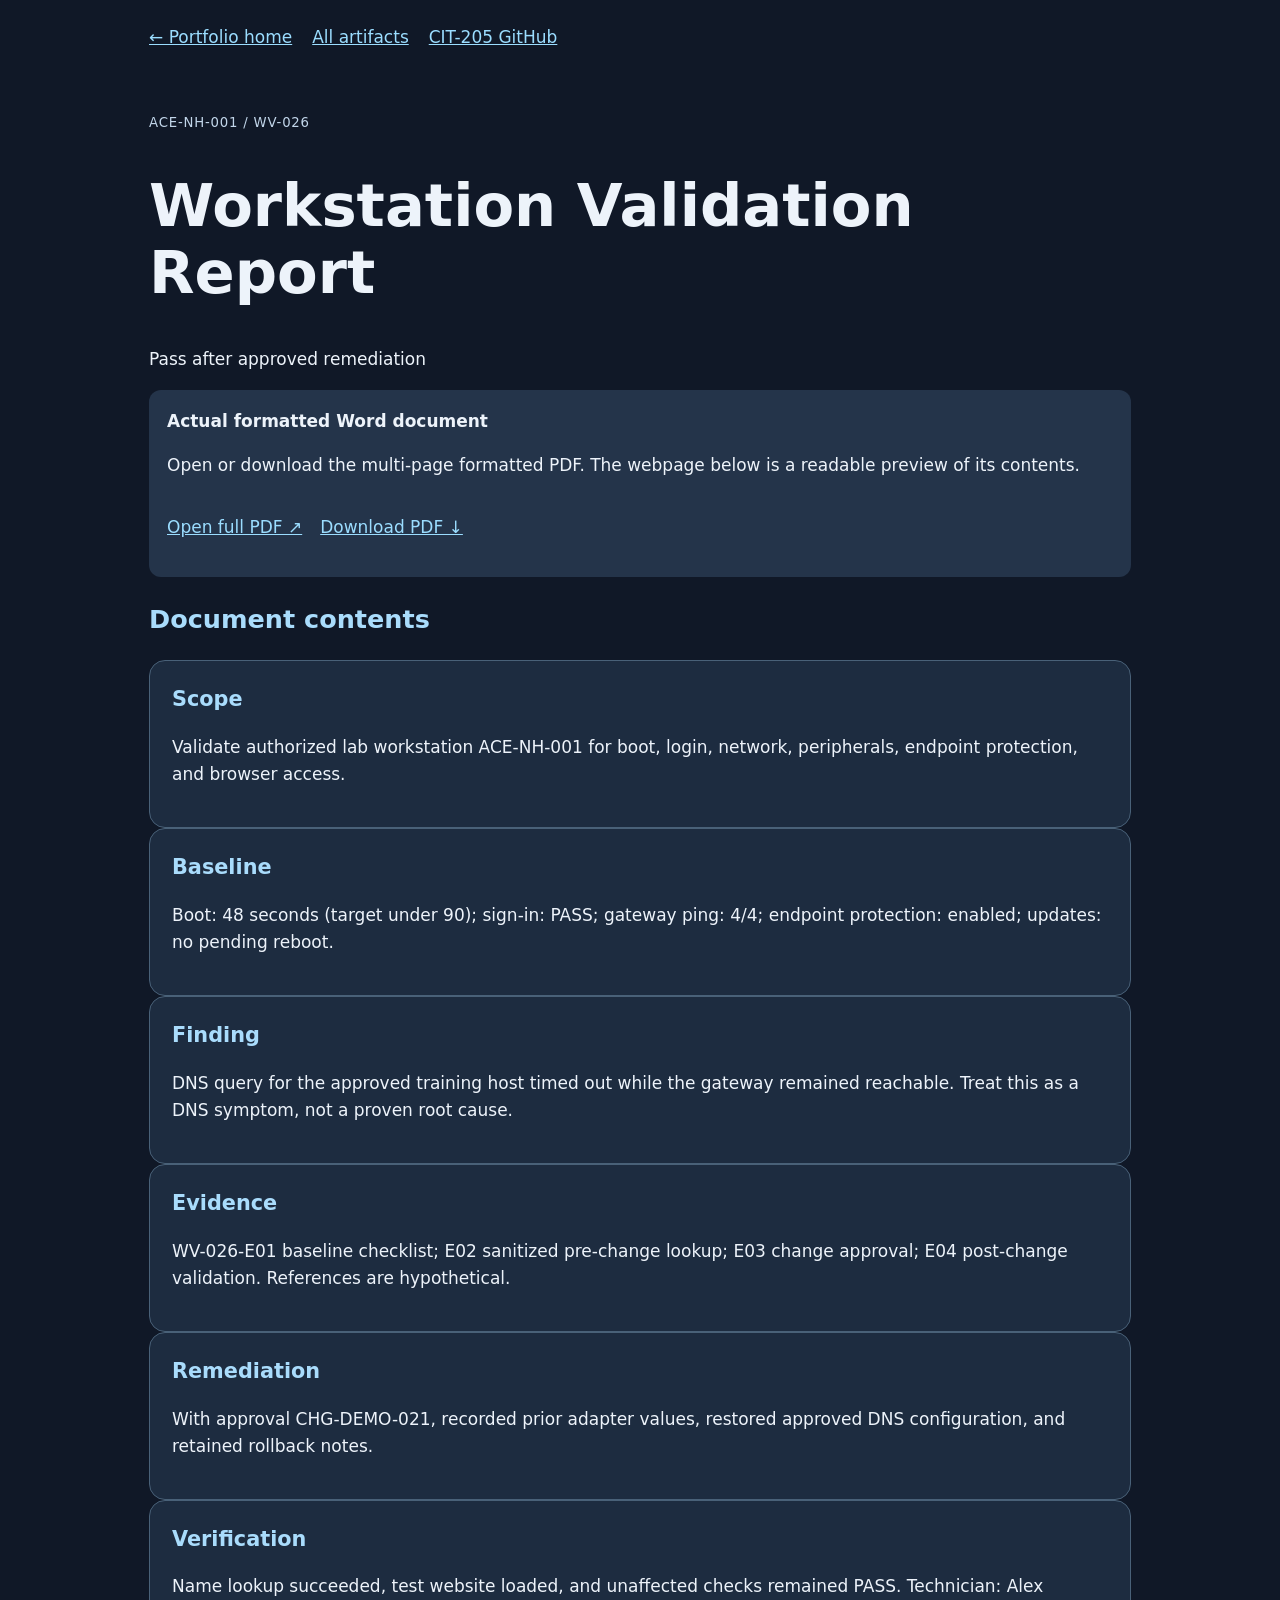
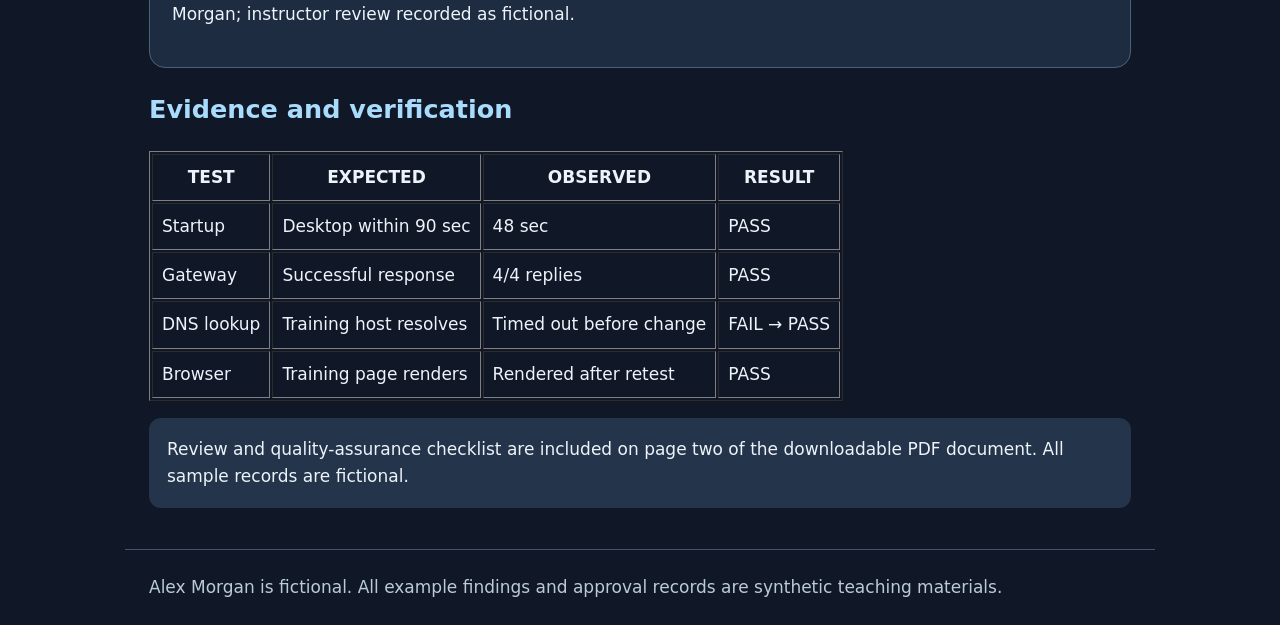
<file: examples/exemplary-portfolio/artifacts/workstation-validation.html>
<!doctype html><html lang="en"><head><meta charset="utf-8"><meta name="viewport" content="width=device-width,initial-scale=1"><title>Workstation Validation Report | Alex Morgan</title><link rel="stylesheet" href="../portfolio.css"></head><body><header><nav class="topnav"><a href="../index.html">← Portfolio home</a><a href="../index.html#artifacts">All artifacts</a><a href="https://github.com/student-operated-technology-ecosystem/CIT-205-classroom">CIT-205 GitHub</a></nav></header><main><p class="eyebrow">ACE-NH-001 / WV-026</p><h1>Workstation Validation Report</h1><p>Pass after approved remediation</p><div class="note"><strong>Actual formatted Word document</strong><p>Open or download the multi-page formatted PDF. The webpage below is a readable preview of its contents.</p><div class="buttons"><a href="workstation-validation.pdf">Open full PDF ↗</a><a href="workstation-validation.pdf" download>Download PDF ↓</a></div></div><h2>Document contents</h2><section class="card"><h2>Scope</h2><p>Validate authorized lab workstation ACE-NH-001 for boot, login, network, peripherals, endpoint protection, and browser access.</p></section><section class="card"><h2>Baseline</h2><p>Boot: 48 seconds (target under 90); sign-in: PASS; gateway ping: 4/4; endpoint protection: enabled; updates: no pending reboot.</p></section><section class="card"><h2>Finding</h2><p>DNS query for the approved training host timed out while the gateway remained reachable. Treat this as a DNS symptom, not a proven root cause.</p></section><section class="card"><h2>Evidence</h2><p>WV-026-E01 baseline checklist; E02 sanitized pre-change lookup; E03 change approval; E04 post-change validation. References are hypothetical.</p></section><section class="card"><h2>Remediation</h2><p>With approval CHG-DEMO-021, recorded prior adapter values, restored approved DNS configuration, and retained rollback notes.</p></section><section class="card"><h2>Verification</h2><p>Name lookup succeeded, test website loaded, and unaffected checks remained PASS. Technician: Alex Morgan; instructor review recorded as fictional.</p></section><h2>Evidence and verification</h2><div style="overflow-x:auto"><table border="1" cellpadding="9"><thead><tr><th scope="col">TEST</th><th scope="col">EXPECTED</th><th scope="col">OBSERVED</th><th scope="col">RESULT</th></tr></thead><tbody><tr><td>Startup</td><td>Desktop within 90 sec</td><td>48 sec</td><td>PASS</td></tr><tr><td>Gateway</td><td>Successful response</td><td>4/4 replies</td><td>PASS</td></tr><tr><td>DNS lookup</td><td>Training host resolves</td><td>Timed out before change</td><td>FAIL → PASS</td></tr><tr><td>Browser</td><td>Training page renders</td><td>Rendered after retest</td><td>PASS</td></tr></tbody></table></div><p class="note">Review and quality-assurance checklist are included on page two of the downloadable PDF document. All sample records are fictional.</p></main><footer>Alex Morgan is fictional. All example findings and approval records are synthetic teaching materials.</footer></body></html>
</file>
<file: examples/exemplary-portfolio/portfolio.css>
*{box-sizing:border-box}body{margin:0;background:#101827;color:#edf3fa;font:17px/1.6 system-ui,-apple-system,Segoe UI,sans-serif}a{color:#9bddff}a:focus-visible{outline:3px solid #fff;outline-offset:4px}header,main,footer{max-width:1030px;padding:24px;margin:auto}.topnav{display:flex;flex-wrap:wrap;gap:20px}h1{font-size:clamp(2.2rem,5vw,3.7rem);line-height:1.12}h2{color:#a9dcfc}.eyebrow{color:#c2d6ea;letter-spacing:.06em;text-transform:uppercase;font-size:.83rem}.grid{display:grid;grid-template-columns:repeat(auto-fit,minmax(min(100%,290px),1fr));gap:18px}.card{background:#1d2c40;border:1px solid #496178;border-radius:16px;padding:22px}.card h2{margin-top:0;font-size:1.3rem}.card a{display:inline-block;margin-top:12px}.buttons{display:flex;flex-wrap:wrap;gap:18px;padding:18px 0}.note{background:#24344a;padding:18px;border-radius:12px}footer{border-top:1px solid #42556d;color:#bbcad9}
</file>
<file: templates/student-portfolio-starter/style.css>
:root{color-scheme:dark;font-family:system-ui,-apple-system,Segoe UI,sans-serif}*{box-sizing:border-box}body{margin:0;background:#101827;color:#eef3fa;line-height:1.65}header,main,footer{max-width:1100px;margin:auto;padding:30px}header{padding-top:55px}nav{display:flex;gap:22px;flex-wrap:wrap}a{color:#91d8ff}a:focus-visible{outline:3px solid #fff;outline-offset:4px}.eyebrow{letter-spacing:.13em;color:#b6c8d9;margin-top:50px}h1{font-size:clamp(2.4rem,6vw,4.4rem);line-height:1.1;margin:.3em 0}.lead{font-size:1.2rem;color:#cbd7e4}section{margin:50px 0}h2{font-size:1.7rem}.grid{display:grid;grid-template-columns:repeat(auto-fit,minmax(min(100%,280px),1fr));gap:18px}article{background:#1d2c40;border:1px solid #3a506c;border-radius:14px;padding:22px}article h3{margin-top:0}footer{color:#b6c8d9;border-top:1px solid #34445b}@media(max-width:600px){header,main,footer{padding:20px}}
</file>
